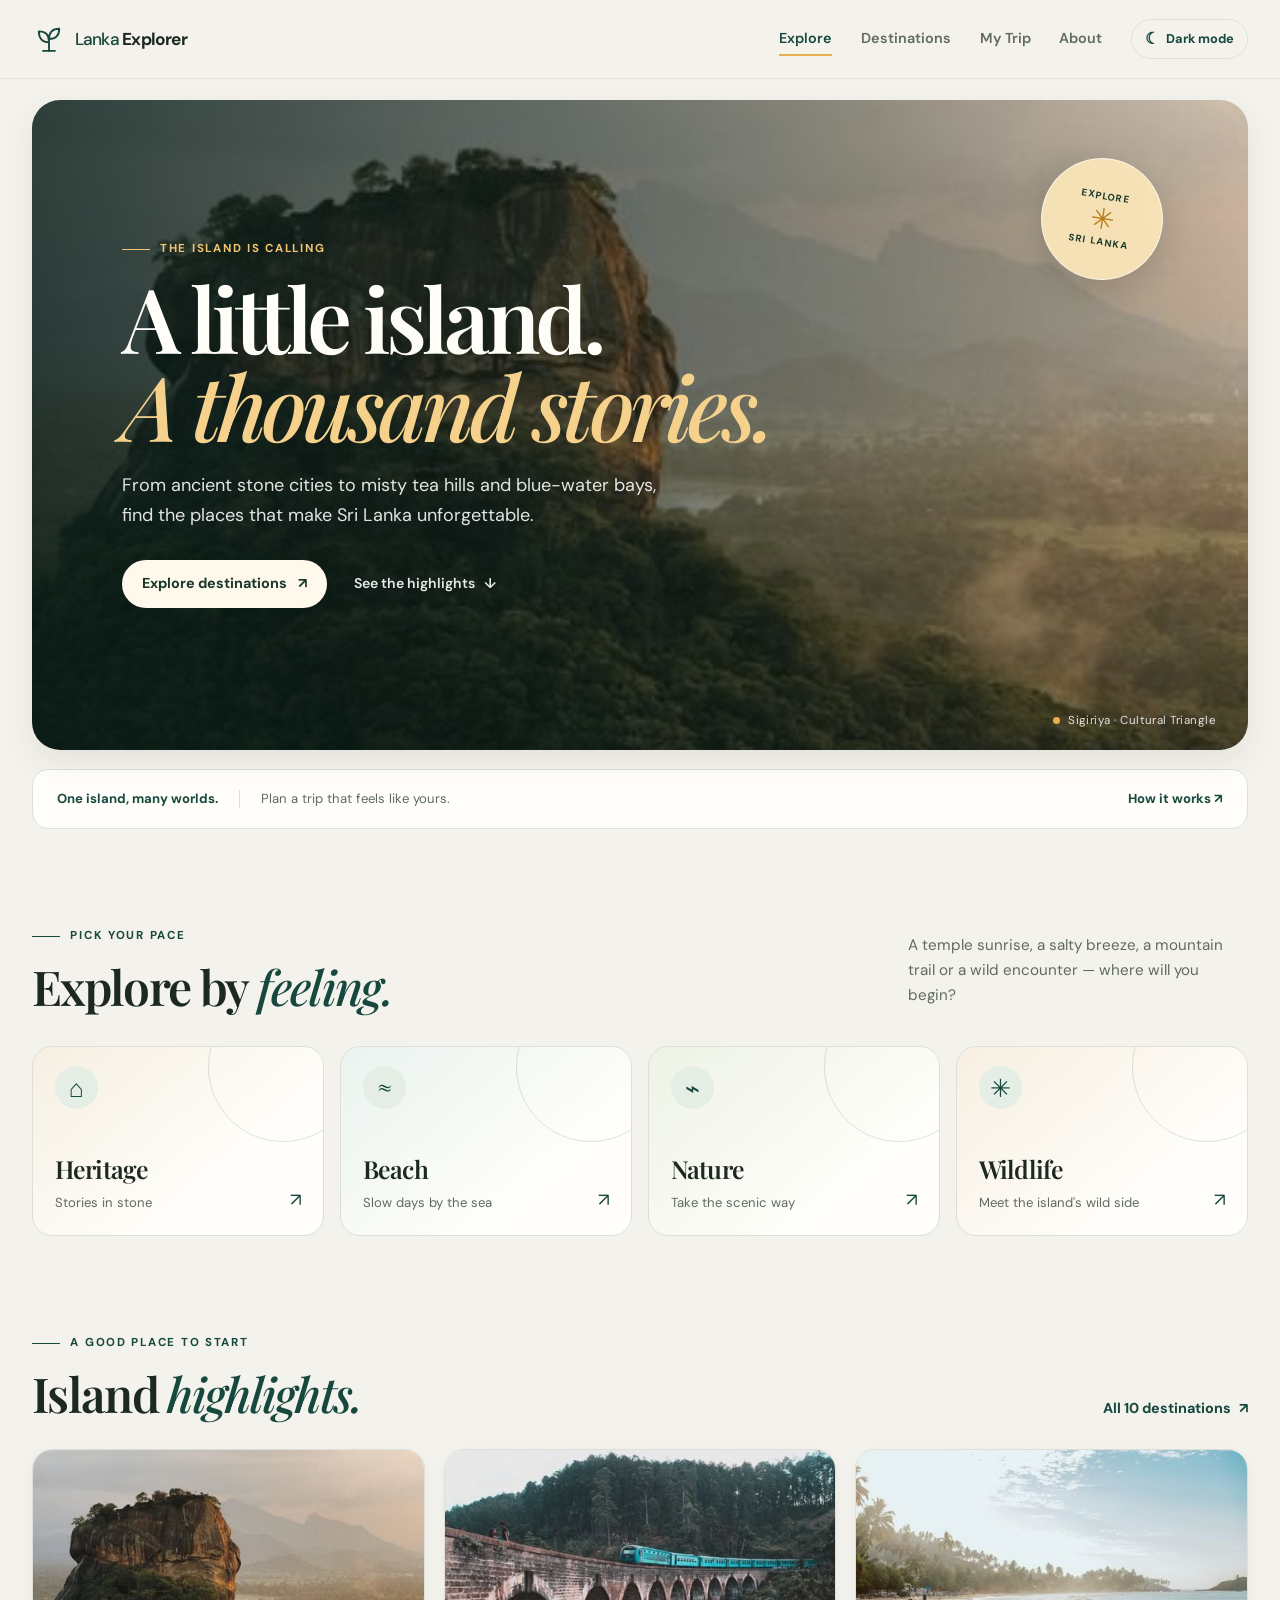
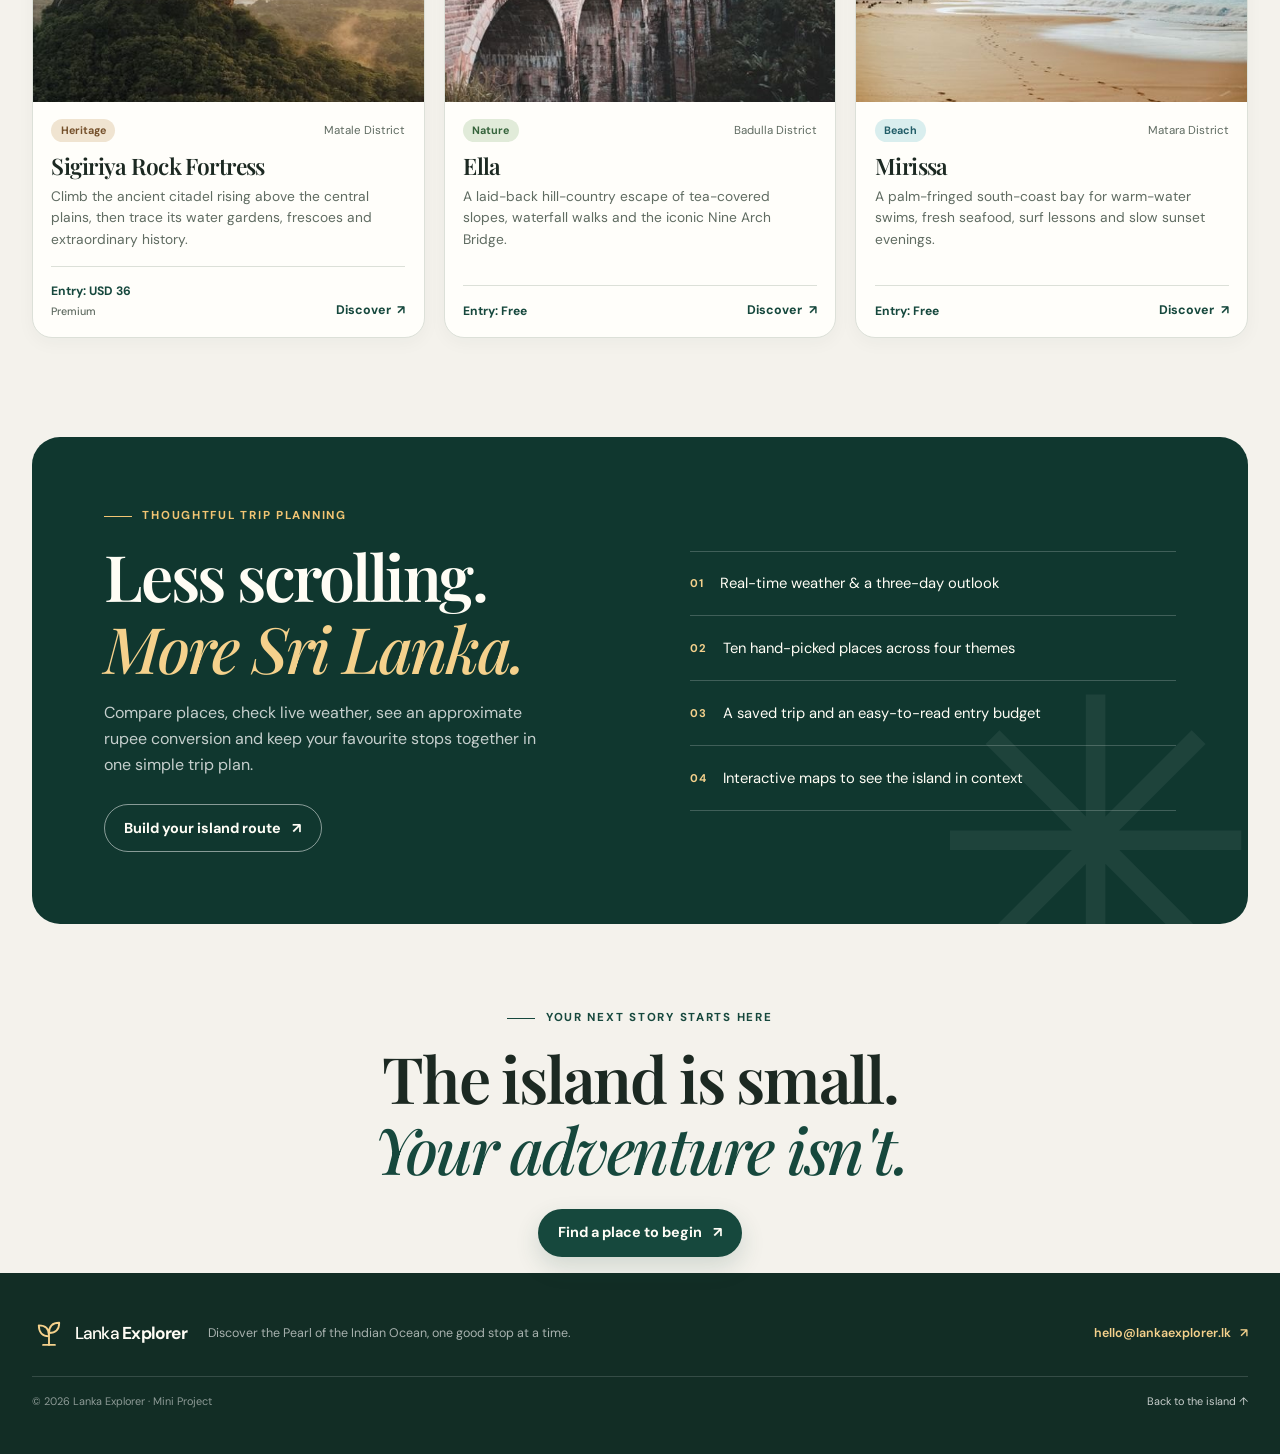
<file: index.html>
<!doctype html>
<html lang="en">
<head>
  <meta charset="utf-8">
  <meta name="viewport" content="width=device-width, initial-scale=1">
  <meta name="theme-color" content="#123b32">
  <link rel="icon" type="image/svg+xml" href="images/favicon.svg">
  <meta name="description" content="Discover Sri Lanka's ancient cities, wild places, green highlands and golden beaches with Lanka Explorer.">
  <title>Lanka Explorer — Find your island story</title>
  <link rel="preconnect" href="https://fonts.googleapis.com">
  <link rel="preconnect" href="https://fonts.gstatic.com" crossorigin>
  <link href="https://fonts.googleapis.com/css2?family=DM+Sans:wght@400;500;600;700&family=Playfair+Display:wght@500;600;700&display=swap" rel="stylesheet">
  <link rel="stylesheet" href="css/style.css">
</head>
<body>
  <a class="skip-link" href="#main">Skip to content</a>
  <header class="site-header">
    <div class="nav-shell">
      <a class="brand" href="index.html" aria-label="Lanka Explorer home">
        <svg class="brand-mark" viewBox="0 0 40 40" aria-hidden="true"><path d="M20 34V17m0 7c-8 0-12-5-12-13 8 0 12 4 12 12Zm0-4c0-8 4-12 12-12 0 8-4 12-12 12Z" fill="none" stroke="currentColor" stroke-width="2.2" stroke-linecap="round" stroke-linejoin="round"/><path d="M13 34h14" fill="none" stroke="currentColor" stroke-width="2.2" stroke-linecap="round"/></svg>
        <span>Lanka <strong>Explorer</strong></span>
      </a>
      <button class="menu-toggle" type="button" aria-label="Open navigation menu" aria-controls="primary-navigation" aria-expanded="false">
        <span class="menu-icon" aria-hidden="true">☰</span>
      </button>
      <nav id="primary-navigation" class="primary-navigation" aria-label="Main navigation">
        <ul>
          <li><a class="nav-link active" href="index.html" aria-current="page">Explore</a></li>
          <li><a class="nav-link" href="destinations.html">Destinations</a></li>
          <li><a class="nav-link trip-nav-link" href="trip.html">My Trip<span class="trip-count" aria-label="saved places"></span></a></li>
          <li><a class="nav-link" href="about.html">About</a></li>
          <li><button class="theme-toggle" type="button" aria-label="Switch to dark mode"><span class="theme-icon" aria-hidden="true">☾</span><span class="theme-label">Dark mode</span></button></li>
        </ul>
      </nav>
    </div>
  </header>

  <main id="main" class="page-shell">
    <section id="hero" class="hero" aria-labelledby="hero-title">
      <div class="hero-content">
        <p class="eyebrow eyebrow-light"><span class="eyebrow-line"></span> The island is calling</p>
        <h1 id="hero-title">A little island.<br><em>A thousand stories.</em></h1>
        <p class="hero-copy">From ancient stone cities to misty tea hills and blue-water bays, find the places that make Sri Lanka unforgettable.</p>
        <div class="hero-actions">
          <a class="button button-light" href="destinations.html">Explore destinations <span aria-hidden="true">↗</span></a>
          <a class="hero-text-link" href="#featured">See the highlights <span aria-hidden="true">↓</span></a>
        </div>
      </div>
      <div class="hero-stamp" aria-label="Explore Sri Lanka, the pearl of the Indian Ocean">
        <span class="stamp-top">Explore</span>
        <span class="stamp-mark" aria-hidden="true">✳</span>
        <span class="stamp-bottom">Sri Lanka</span>
      </div>
      <p class="hero-caption"><span class="caption-dot"></span> Sigiriya · Cultural Triangle</p>
    </section>

    <section class="intro-strip" aria-label="About the island">
      <p>One island, many worlds.</p>
      <span class="intro-divider" aria-hidden="true"></span>
      <p>Plan a trip that feels like yours.</p>
      <a href="about.html">How it works <span aria-hidden="true">↗</span></a>
    </section>

    <section id="categories" class="section-block" aria-labelledby="categories-title">
      <div class="section-heading">
        <div>
          <p class="eyebrow"><span class="eyebrow-line"></span> Pick your pace</p>
          <h2 id="categories-title">Explore by <em>feeling.</em></h2>
        </div>
        <p class="section-note">A temple sunrise, a salty breeze, a mountain trail or a wild encounter — where will you begin?</p>
      </div>
      <div class="category-grid">
        <a class="category-card category-heritage" href="destinations.html?category=Heritage">
          <span class="category-icon" aria-hidden="true">⌂</span><span class="category-name">Heritage</span><span class="category-description">Stories in stone</span><span class="category-arrow" aria-hidden="true">↗</span>
        </a>
        <a class="category-card category-beach" href="destinations.html?category=Beach">
          <span class="category-icon" aria-hidden="true">≈</span><span class="category-name">Beach</span><span class="category-description">Slow days by the sea</span><span class="category-arrow" aria-hidden="true">↗</span>
        </a>
        <a class="category-card category-nature" href="destinations.html?category=Nature">
          <span class="category-icon" aria-hidden="true">⌁</span><span class="category-name">Nature</span><span class="category-description">Take the scenic way</span><span class="category-arrow" aria-hidden="true">↗</span>
        </a>
        <a class="category-card category-wildlife" href="destinations.html?category=Wildlife">
          <span class="category-icon" aria-hidden="true">✳</span><span class="category-name">Wildlife</span><span class="category-description">Meet the island's wild side</span><span class="category-arrow" aria-hidden="true">↗</span>
        </a>
      </div>
    </section>

    <section id="featured" class="section-block" aria-labelledby="featured-title">
      <div class="section-heading section-heading-bottom">
        <div>
          <p class="eyebrow"><span class="eyebrow-line"></span> A good place to start</p>
          <h2 id="featured-title">Island <em>highlights.</em></h2>
        </div>
        <a class="text-link" href="destinations.html">All 10 destinations <span aria-hidden="true">↗</span></a>
      </div>
      <div id="featured-list" class="destination-grid" aria-live="polite">
        <div class="loading"><span class="spinner" aria-hidden="true"></span><span>Finding your first island stories…</span></div>
      </div>
    </section>

    <section class="why-panel" aria-labelledby="why-title">
      <div class="why-copy">
        <p class="eyebrow eyebrow-light"><span class="eyebrow-line"></span> Thoughtful trip planning</p>
        <h2 id="why-title">Less scrolling.<br><em>More Sri Lanka.</em></h2>
        <p>Compare places, check live weather, see an approximate rupee conversion and keep your favourite stops together in one simple trip plan.</p>
        <a class="button button-outline-light" href="destinations.html">Build your island route <span aria-hidden="true">↗</span></a>
      </div>
      <div class="why-list" aria-label="Lanka Explorer features">
        <div><span class="why-number">01</span><span>Real-time weather &amp; a three-day outlook</span></div>
        <div><span class="why-number">02</span><span>Ten hand-picked places across four themes</span></div>
        <div><span class="why-number">03</span><span>A saved trip and an easy-to-read entry budget</span></div>
        <div><span class="why-number">04</span><span>Interactive maps to see the island in context</span></div>
      </div>
      <span class="why-decoration" aria-hidden="true">✳</span>
    </section>

    <section class="closing-cta" aria-labelledby="closing-title">
      <p class="eyebrow"><span class="eyebrow-line"></span> Your next story starts here</p>
      <h2 id="closing-title">The island is small.<br><em>Your adventure isn't.</em></h2>
      <a class="button button-dark" href="destinations.html">Find a place to begin <span aria-hidden="true">↗</span></a>
    </section>
  </main>

  <footer class="site-footer">
    <div class="footer-main">
      <a class="brand brand-footer" href="index.html">
        <svg class="brand-mark" viewBox="0 0 40 40" aria-hidden="true"><path d="M20 34V17m0 7c-8 0-12-5-12-13 8 0 12 4 12 12Zm0-4c0-8 4-12 12-12 0 8-4 12-12 12Z" fill="none" stroke="currentColor" stroke-width="2.2" stroke-linecap="round" stroke-linejoin="round"/><path d="M13 34h14" fill="none" stroke="currentColor" stroke-width="2.2" stroke-linecap="round"/></svg>
        <span>Lanka <strong>Explorer</strong></span>
      </a>
      <p>Discover the Pearl of the Indian Ocean, one good stop at a time.</p>
      <a class="footer-contact" href="mailto:hello@lankaexplorer.lk">hello@lankaexplorer.lk <span aria-hidden="true">↗</span></a>
    </div>
    <div class="footer-bottom"><span>© 2026 Lanka Explorer · Mini Project</span><a href="destinations.html">Back to the island <span aria-hidden="true">↑</span></a></div>
  </footer>
  <script src="js/app.js" defer></script>
</body>
</html>
</file>
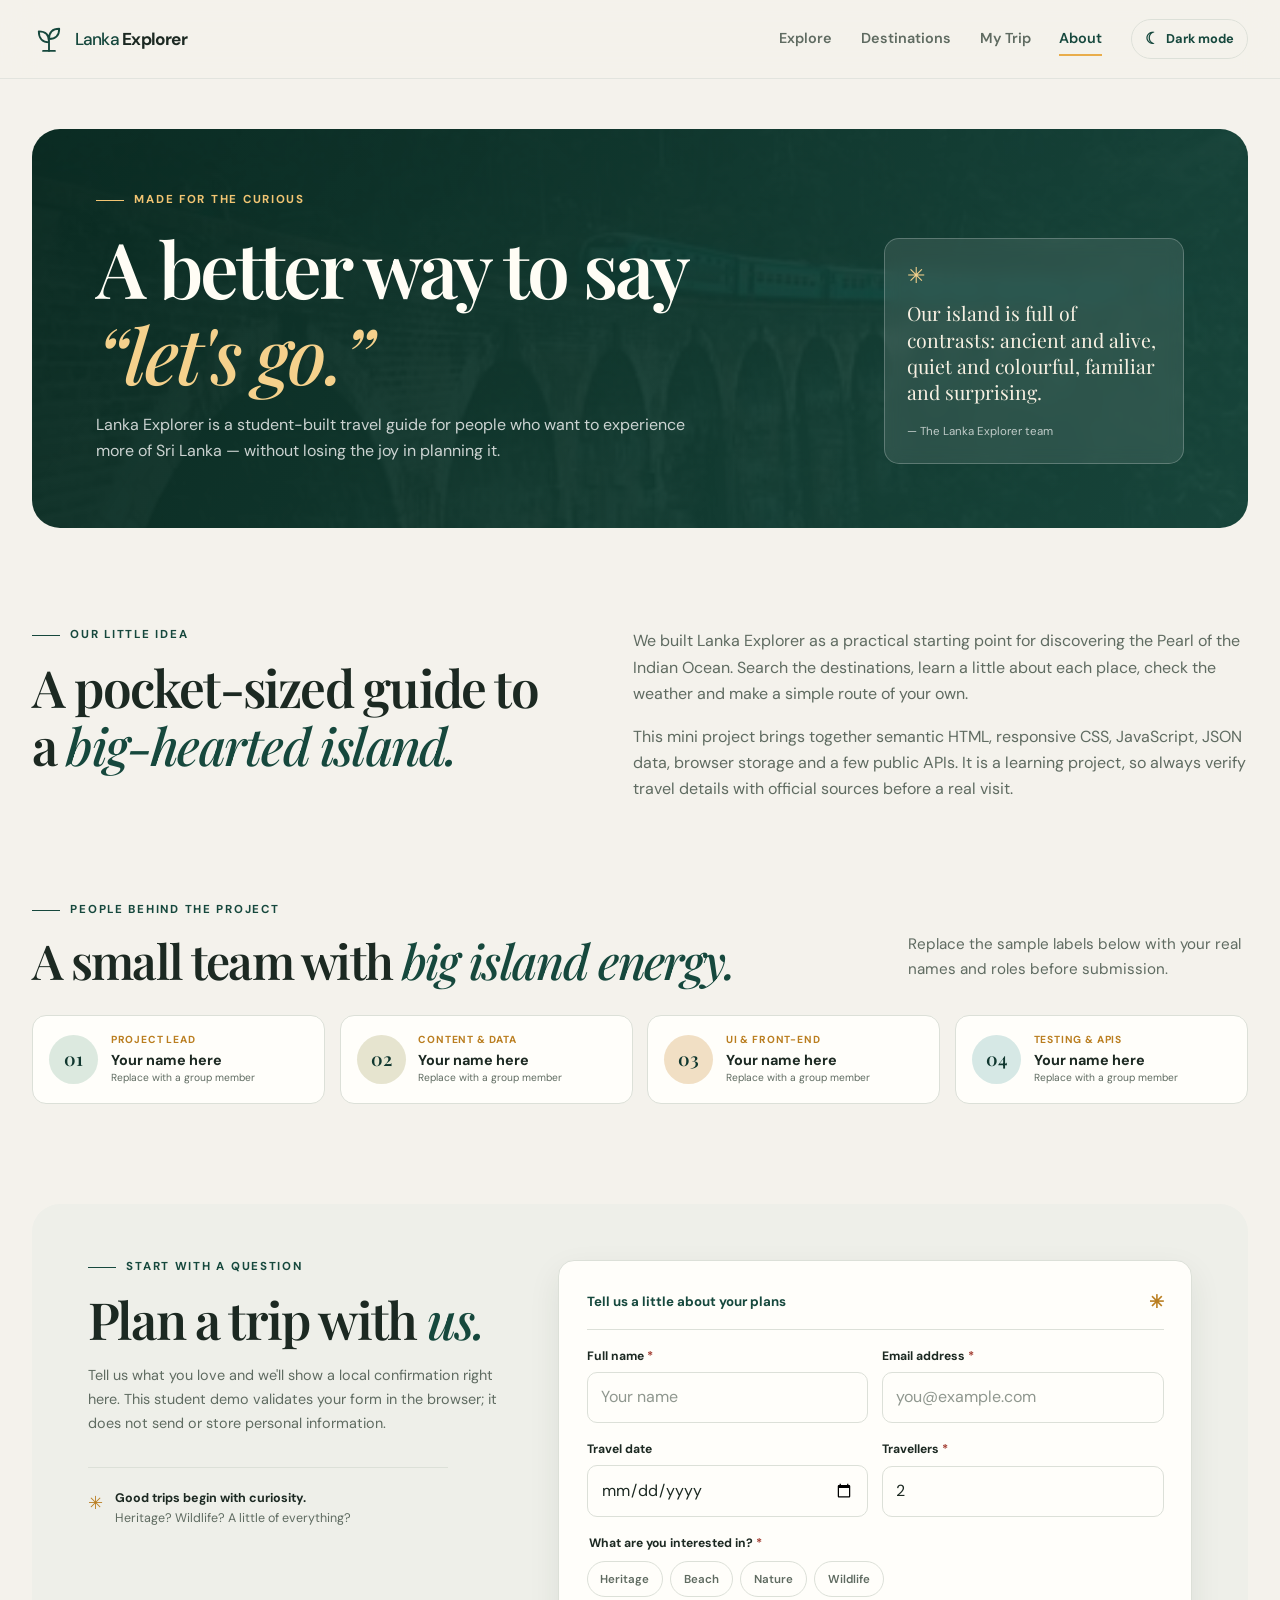
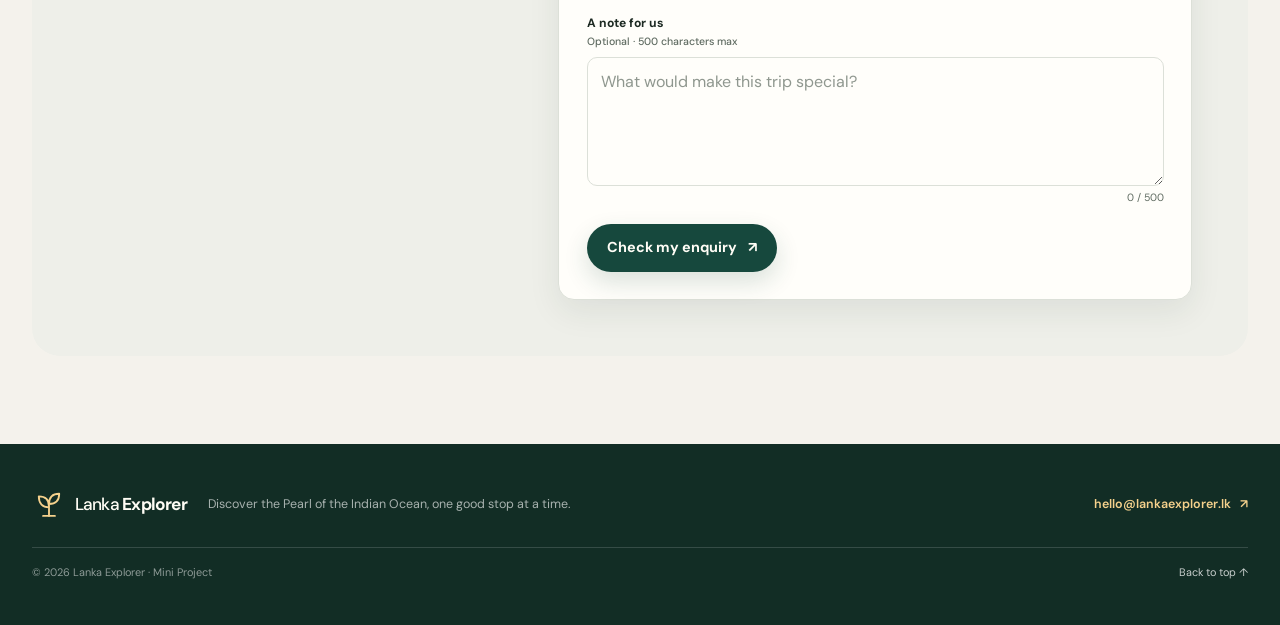
<file: about.html>
<!doctype html>
<html lang="en">
<head>
  <meta charset="utf-8">
  <meta name="viewport" content="width=device-width, initial-scale=1">
  <meta name="theme-color" content="#123b32">
  <link rel="icon" type="image/svg+xml" href="images/favicon.svg">
  <meta name="description" content="Meet the Lanka Explorer mini-project team and send a sample Sri Lanka trip enquiry.">
  <title>About — Lanka Explorer</title>
  <link rel="preconnect" href="https://fonts.googleapis.com">
  <link rel="preconnect" href="https://fonts.gstatic.com" crossorigin>
  <link href="https://fonts.googleapis.com/css2?family=DM+Sans:wght@400;500;600;700&family=Playfair+Display:wght@500;600;700&display=swap" rel="stylesheet">
  <link rel="stylesheet" href="css/style.css">
</head>
<body>
  <a class="skip-link" href="#main">Skip to content</a>
  <header class="site-header">
    <div class="nav-shell">
      <a class="brand" href="index.html" aria-label="Lanka Explorer home"><svg class="brand-mark" viewBox="0 0 40 40" aria-hidden="true"><path d="M20 34V17m0 7c-8 0-12-5-12-13 8 0 12 4 12 12Zm0-4c0-8 4-12 12-12 0 8-4 12-12 12Z" fill="none" stroke="currentColor" stroke-width="2.2" stroke-linecap="round" stroke-linejoin="round"/><path d="M13 34h14" fill="none" stroke="currentColor" stroke-width="2.2" stroke-linecap="round"/></svg><span>Lanka <strong>Explorer</strong></span></a>
      <button class="menu-toggle" type="button" aria-label="Open navigation menu" aria-controls="primary-navigation" aria-expanded="false"><span class="menu-icon" aria-hidden="true">☰</span></button>
      <nav id="primary-navigation" class="primary-navigation" aria-label="Main navigation"><ul><li><a class="nav-link" href="index.html">Explore</a></li><li><a class="nav-link" href="destinations.html">Destinations</a></li><li><a class="nav-link trip-nav-link" href="trip.html">My Trip<span class="trip-count" aria-label="saved places"></span></a></li><li><a class="nav-link active" href="about.html" aria-current="page">About</a></li><li><button class="theme-toggle" type="button" aria-label="Switch to dark mode"><span class="theme-icon" aria-hidden="true">☾</span><span class="theme-label">Dark mode</span></button></li></ul></nav>
    </div>
  </header>

  <main id="main" class="page-shell inner-page about-page">
    <section class="about-hero" aria-labelledby="page-title">
      <div class="about-hero-copy"><p class="eyebrow eyebrow-light"><span class="eyebrow-line"></span> Made for the curious</p><h1 id="page-title">A better way to say <em>“let's go.”</em></h1><p>Lanka Explorer is a student-built travel guide for people who want to experience more of Sri Lanka — without losing the joy in planning it.</p></div>
      <div class="about-hero-note"><span class="note-star" aria-hidden="true">✳</span><p>Our island is full of contrasts: ancient and alive, quiet and colourful, familiar and surprising.</p><span class="note-signature">— The Lanka Explorer team</span></div>
    </section>

    <section class="about-story section-block" aria-labelledby="story-title">
      <div><p class="eyebrow"><span class="eyebrow-line"></span> Our little idea</p><h2 id="story-title">A pocket-sized guide to a <em>big-hearted island.</em></h2></div>
      <div class="story-copy"><p>We built Lanka Explorer as a practical starting point for discovering the Pearl of the Indian Ocean. Search the destinations, learn a little about each place, check the weather and make a simple route of your own.</p><p>This mini project brings together semantic HTML, responsive CSS, JavaScript, JSON data, browser storage and a few public APIs. It is a learning project, so always verify travel details with official sources before a real visit.</p></div>
    </section>

    <section id="team" class="team-section section-block" aria-labelledby="team-title">
      <div class="section-heading section-heading-bottom"><div><p class="eyebrow"><span class="eyebrow-line"></span> People behind the project</p><h2 id="team-title">A small team with <em>big island energy.</em></h2></div><p class="section-note">Replace the sample labels below with your real names and roles before submission.</p></div>
      <div class="team-grid">
        <article class="team-card"><div class="team-avatar avatar-one" aria-hidden="true">01</div><div><p class="team-role">Project Lead</p><h3>Your name here</h3><p class="team-placeholder">Replace with a group member</p></div></article>
        <article class="team-card"><div class="team-avatar avatar-two" aria-hidden="true">02</div><div><p class="team-role">Content &amp; Data</p><h3>Your name here</h3><p class="team-placeholder">Replace with a group member</p></div></article>
        <article class="team-card"><div class="team-avatar avatar-three" aria-hidden="true">03</div><div><p class="team-role">UI &amp; Front-end</p><h3>Your name here</h3><p class="team-placeholder">Replace with a group member</p></div></article>
        <article class="team-card"><div class="team-avatar avatar-four" aria-hidden="true">04</div><div><p class="team-role">Testing &amp; APIs</p><h3>Your name here</h3><p class="team-placeholder">Replace with a group member</p></div></article>
      </div>
    </section>

    <section id="enquiry" class="enquiry-layout section-block" aria-labelledby="enquiry-title">
      <div class="enquiry-copy"><p class="eyebrow"><span class="eyebrow-line"></span> Start with a question</p><h2 id="enquiry-title">Plan a trip with <em>us.</em></h2><p>Tell us what you love and we'll show a local confirmation right here. This student demo validates your form in the browser; it does not send or store personal information.</p><div class="enquiry-aside"><span aria-hidden="true">✳</span><p><strong>Good trips begin with curiosity.</strong><br>Heritage? Wildlife? A little of everything?</p></div></div>
      <form id="enquiry-form" class="enquiry-form" novalidate>
        <div class="form-heading"><span>Tell us a little about your plans</span><span aria-hidden="true">✳</span></div>
        <div class="form-row">
          <div class="form-field"><label for="name">Full name <span aria-hidden="true">*</span></label><input type="text" id="name" name="name" autocomplete="name" required minlength="3" placeholder="Your name"></div>
          <div class="form-field"><label for="email">Email address <span aria-hidden="true">*</span></label><input type="email" id="email" name="email" autocomplete="email" required placeholder="you@example.com"></div>
        </div>
        <div class="form-row">
          <div class="form-field"><label for="date">Travel date</label><input type="date" id="date" name="date"></div>
          <div class="form-field"><label for="people">Travellers <span aria-hidden="true">*</span></label><input type="number" id="people" name="people" min="1" max="20" value="2" required></div>
        </div>
        <fieldset class="interest-fieldset"><legend>What are you interested in? <span aria-hidden="true">*</span></legend><div class="interest-options"><label><input type="checkbox" name="interest" value="Heritage"><span>Heritage</span></label><label><input type="checkbox" name="interest" value="Beach"><span>Beach</span></label><label><input type="checkbox" name="interest" value="Nature"><span>Nature</span></label><label><input type="checkbox" name="interest" value="Wildlife"><span>Wildlife</span></label></div></fieldset>
        <div class="form-field"><label for="message">A note for us <span class="optional-label">Optional · 500 characters max</span></label><textarea id="message" name="message" rows="4" maxlength="500" placeholder="What would make this trip special?"></textarea><span class="character-count" id="message-count">0 / 500</span></div>
        <div id="form-message" class="form-message" role="alert" aria-live="polite" tabindex="-1"></div>
        <button class="button button-dark form-submit" type="submit">Check my enquiry <span aria-hidden="true">↗</span></button>
      </form>
    </section>
  </main>

  <footer class="site-footer"><div class="footer-main"><a class="brand brand-footer" href="index.html"><svg class="brand-mark" viewBox="0 0 40 40" aria-hidden="true"><path d="M20 34V17m0 7c-8 0-12-5-12-13 8 0 12 4 12 12Zm0-4c0-8 4-12 12-12 0 8-4 12-12 12Z" fill="none" stroke="currentColor" stroke-width="2.2" stroke-linecap="round" stroke-linejoin="round"/><path d="M13 34h14" fill="none" stroke="currentColor" stroke-width="2.2" stroke-linecap="round"/></svg><span>Lanka <strong>Explorer</strong></span></a><p>Discover the Pearl of the Indian Ocean, one good stop at a time.</p><a class="footer-contact" href="mailto:hello@lankaexplorer.lk">hello@lankaexplorer.lk <span aria-hidden="true">↗</span></a></div><div class="footer-bottom"><span>© 2026 Lanka Explorer · Mini Project</span><a href="#main">Back to top <span aria-hidden="true">↑</span></a></div></footer>
  <script src="js/app.js" defer></script>
</body>
</html>
</file>
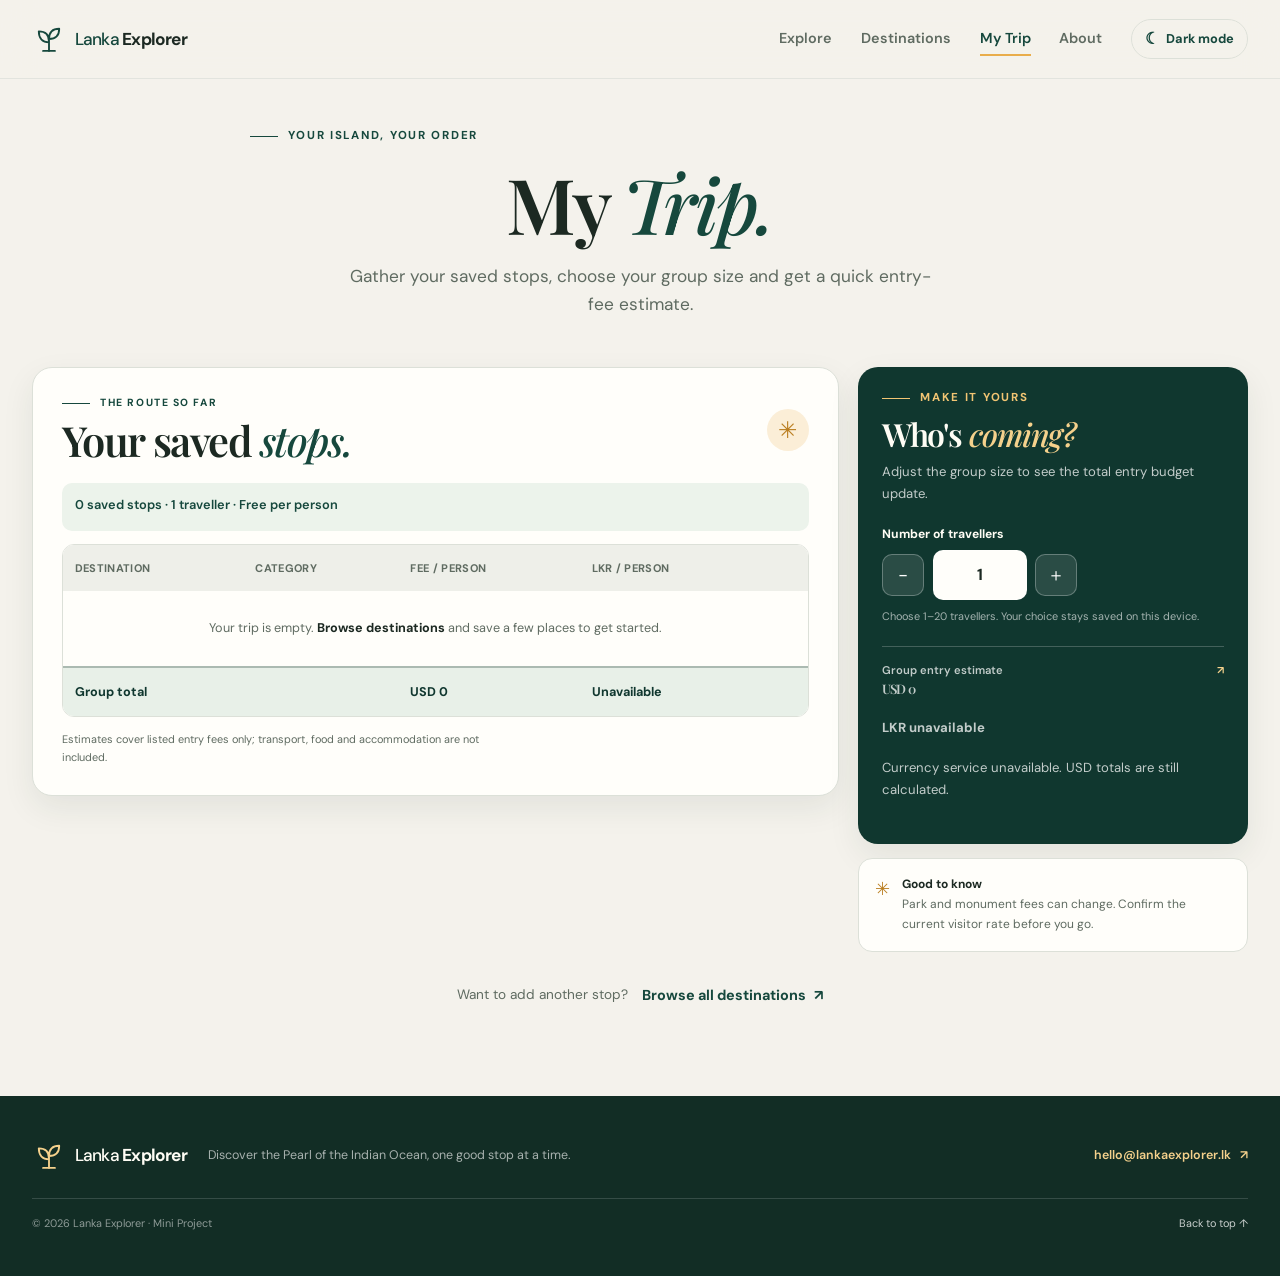
<file: trip.html>
<!doctype html>
<html lang="en">
<head>
  <meta charset="utf-8">
  <meta name="viewport" content="width=device-width, initial-scale=1">
  <meta name="theme-color" content="#123b32">
  <link rel="icon" type="image/svg+xml" href="images/favicon.svg">
  <meta name="description" content="Keep your saved Sri Lanka stops together and estimate the entry-fee budget for your group.">
  <title>My Trip — Lanka Explorer</title>
  <link rel="preconnect" href="https://fonts.googleapis.com">
  <link rel="preconnect" href="https://fonts.gstatic.com" crossorigin>
  <link href="https://fonts.googleapis.com/css2?family=DM+Sans:wght@400;500;600;700&family=Playfair+Display:wght@500;600;700&display=swap" rel="stylesheet">
  <link rel="stylesheet" href="css/style.css">
</head>
<body>
  <a class="skip-link" href="#main">Skip to content</a>
  <header class="site-header">
    <div class="nav-shell">
      <a class="brand" href="index.html" aria-label="Lanka Explorer home"><svg class="brand-mark" viewBox="0 0 40 40" aria-hidden="true"><path d="M20 34V17m0 7c-8 0-12-5-12-13 8 0 12 4 12 12Zm0-4c0-8 4-12 12-12 0 8-4 12-12 12Z" fill="none" stroke="currentColor" stroke-width="2.2" stroke-linecap="round" stroke-linejoin="round"/><path d="M13 34h14" fill="none" stroke="currentColor" stroke-width="2.2" stroke-linecap="round"/></svg><span>Lanka <strong>Explorer</strong></span></a>
      <button class="menu-toggle" type="button" aria-label="Open navigation menu" aria-controls="primary-navigation" aria-expanded="false"><span class="menu-icon" aria-hidden="true">☰</span></button>
      <nav id="primary-navigation" class="primary-navigation" aria-label="Main navigation"><ul><li><a class="nav-link" href="index.html">Explore</a></li><li><a class="nav-link" href="destinations.html">Destinations</a></li><li><a class="nav-link trip-nav-link active" href="trip.html" aria-current="page">My Trip<span class="trip-count" aria-label="saved places"></span></a></li><li><a class="nav-link" href="about.html">About</a></li><li><button class="theme-toggle" type="button" aria-label="Switch to dark mode"><span class="theme-icon" aria-hidden="true">☾</span><span class="theme-label">Dark mode</span></button></li></ul></nav>
    </div>
  </header>

  <main id="main" class="page-shell inner-page trip-page">
    <section class="page-heading page-heading-compact" aria-labelledby="page-title">
      <p class="eyebrow"><span class="eyebrow-line"></span> Your island, your order</p>
      <h1 id="page-title">My <em>Trip.</em></h1>
      <p class="page-lead">Gather your saved stops, choose your group size and get a quick entry-fee estimate.</p>
    </section>

    <div class="trip-layout">
      <section class="trip-main-panel" aria-labelledby="trip-list-title">
        <div class="trip-panel-heading"><div><p class="eyebrow"><span class="eyebrow-line"></span> The route so far</p><h2 id="trip-list-title">Your saved <em>stops.</em></h2></div><span class="trip-spark" aria-hidden="true">✳</span></div>
        <div id="trip-summary" class="trip-summary" role="status" aria-live="polite"><div class="loading"><span class="spinner" aria-hidden="true"></span><span>Putting your trip together…</span></div></div>
        <div class="table-scroll" tabindex="0" aria-label="Scrollable trip destinations table">
          <table id="trip-table">
            <thead><tr><th scope="col">Destination</th><th scope="col">Category</th><th scope="col">Fee / person</th><th scope="col">LKR / person</th><th scope="col" aria-label="Remove"></th></tr></thead>
            <tbody><tr><td colspan="5" class="no-results">Loading your saved destinations…</td></tr></tbody>
            <tfoot><tr><th scope="row" colspan="2">Group total</th><td id="total-usd">USD 0</td><td id="total-lkr">—</td><td></td></tr></tfoot>
          </table>
        </div>
        <div class="trip-table-actions"><p id="trip-note" class="table-note">Estimates cover listed entry fees only; transport, food and accommodation are not included.</p><button id="clear-trip" class="button button-danger-soft" type="button" hidden>Clear trip <span aria-hidden="true">×</span></button></div>
      </section>

      <aside class="trip-sidebar" aria-labelledby="budget-title">
        <div class="traveller-card">
          <p class="eyebrow eyebrow-light"><span class="eyebrow-line"></span> Make it yours</p>
          <h2 id="budget-title">Who's <em>coming?</em></h2>
          <p>Adjust the group size to see the total entry budget update.</p>
          <label for="travellers">Number of travellers</label>
          <div class="traveller-control"><button class="traveller-step" type="button" data-traveller-step="-1" aria-label="Remove one traveller">−</button><input type="number" id="travellers" name="travellers" min="1" max="20" value="1" inputmode="numeric"><button class="traveller-step" type="button" data-traveller-step="1" aria-label="Add one traveller">＋</button></div>
          <p class="traveller-help">Choose 1–20 travellers. Your choice stays saved on this device.</p>
          <div class="budget-divider"></div>
          <div class="budget-caption"><span>Group entry estimate</span><span aria-hidden="true">↗</span></div>
          <p id="budget-highlight" class="budget-highlight">USD 0</p>
          <p id="budget-lkr-highlight" class="budget-lkr">LKR conversion loading…</p>
          <p id="rate-note" class="rate-note">Exchange rate is fetched live and may change.</p>
        </div>
        <div class="trip-tip-card"><span aria-hidden="true">✳</span><p><strong>Good to know</strong><br>Park and monument fees can change. Confirm the current visitor rate before you go.</p></div>
      </aside>
    </div>
    <div class="trip-bottom-cta"><p>Want to add another stop?</p><a class="text-link" href="destinations.html">Browse all destinations <span aria-hidden="true">↗</span></a></div>
  </main>

  <footer class="site-footer"><div class="footer-main"><a class="brand brand-footer" href="index.html"><svg class="brand-mark" viewBox="0 0 40 40" aria-hidden="true"><path d="M20 34V17m0 7c-8 0-12-5-12-13 8 0 12 4 12 12Zm0-4c0-8 4-12 12-12 0 8-4 12-12 12Z" fill="none" stroke="currentColor" stroke-width="2.2" stroke-linecap="round" stroke-linejoin="round"/><path d="M13 34h14" fill="none" stroke="currentColor" stroke-width="2.2" stroke-linecap="round"/></svg><span>Lanka <strong>Explorer</strong></span></a><p>Discover the Pearl of the Indian Ocean, one good stop at a time.</p><a class="footer-contact" href="mailto:hello@lankaexplorer.lk">hello@lankaexplorer.lk <span aria-hidden="true">↗</span></a></div><div class="footer-bottom"><span>© 2026 Lanka Explorer · Mini Project</span><a href="#main">Back to top <span aria-hidden="true">↑</span></a></div></footer>
  <script src="js/app.js" defer></script>
</body>
</html>
</file>
<file: css/style.css>
/* ===== 1. THEME VARIABLES ===== */
:root {
  color-scheme: light;
  --page-bg: #f4f2ec;
  --surface: #fffefa;
  --surface-soft: #eeefe9;
  --surface-strong: #e4e8df;
  --text: #1c2922;
  --muted: #5f6b61;
  --brand: #16483d;
  --brand-deep: #10372f;
  --brand-soft: #dce9df;
  --accent: #e9ad4b;
  --accent-deep: #ba7e20;
  --line: #dce0d8;
  --danger: #a43f34;
  --success: #276c4a;
  --shadow-soft: 0 12px 32px rgba(31, 53, 41, 0.08);
  --shadow-card: 0 18px 38px rgba(31, 53, 41, 0.12);
  --radius-sm: 12px;
  --radius-md: 20px;
  --radius-lg: 28px;
  --max-width: 1240px;
  --font-body: "DM Sans", "Segoe UI", sans-serif;
  --font-display: "Playfair Display", Georgia, serif;
}

/* ===== 2. RESET & ACCESSIBILITY ===== */
*,
*::before,
*::after {
  box-sizing: border-box;
}

html {
  scroll-behavior: smooth;
  scroll-padding-top: 100px;
}

body {
  min-width: 320px;
  margin: 0;
  color: var(--text);
  background: var(--page-bg);
  font-family: var(--font-body);
  font-size: 16px;
  line-height: 1.65;
  transition: background-color 220ms ease, color 220ms ease;
}

img,
svg {
  display: block;
  max-width: 100%;
}

button,
input,
select,
textarea {
  font: inherit;
}

button,
a {
  -webkit-tap-highlight-color: transparent;
}

button {
  color: inherit;
}

a {
  color: inherit;
}

p,
h1,
h2,
h3,
figure {
  margin-top: 0;
}

h1,
h2,
h3 {
  color: var(--text);
  line-height: 1.12;
}

h1,
h2 {
  font-family: var(--font-display);
  font-weight: 600;
  letter-spacing: -0.035em;
}

h1 em,
h2 em {
  color: var(--brand);
  font-weight: 500;
}

:focus-visible {
  outline: 3px solid var(--accent-deep);
  outline-offset: 3px;
}

::selection {
  color: #132b23;
  background: #f2cb84;
}

.skip-link {
  position: fixed;
  top: 10px;
  left: 10px;
  z-index: 1200;
  padding: 0.65rem 1rem;
  color: white;
  background: var(--brand-deep);
  border-radius: 8px;
  transform: translateY(-150%);
  transition: transform 160ms ease;
}

.skip-link:focus {
  transform: translateY(0);
}

.visually-hidden {
  position: absolute;
  width: 1px;
  height: 1px;
  padding: 0;
  margin: -1px;
  overflow: hidden;
  clip: rect(0, 0, 0, 0);
  white-space: nowrap;
  border: 0;
}

/* ===== 3. SHARED LAYOUT & TYPE ===== */
.page-shell {
  width: min(var(--max-width), calc(100% - 64px));
  margin-inline: auto;
}

.inner-page {
  padding-top: 3.1rem;
  padding-bottom: 5.5rem;
}

.section-block {
  margin-top: 6.25rem;
}

.eyebrow {
  display: flex;
  align-items: center;
  gap: 0.65rem;
  margin-bottom: 1rem;
  color: var(--brand);
  font-size: 0.72rem;
  font-weight: 700;
  letter-spacing: 0.15em;
  line-height: 1.3;
  text-transform: uppercase;
}

.eyebrow-line {
  width: 28px;
  height: 1px;
  flex: 0 0 auto;
  background: currentColor;
}

.eyebrow-light {
  color: #f2c573;
}

.page-heading {
  max-width: 780px;
  margin: 0 auto 2.8rem;
  text-align: center;
}

.page-heading h1 {
  margin-bottom: 1rem;
  font-size: clamp(2.8rem, 6vw, 4.8rem);
}

.page-heading h1 em {
  color: var(--brand);
}

.page-lead {
  max-width: 600px;
  margin: 0 auto;
  color: var(--muted);
  font-size: 1.08rem;
}

.page-heading-compact {
  margin-bottom: 3rem;
}

.section-heading {
  display: flex;
  align-items: end;
  justify-content: space-between;
  gap: 2rem;
  margin-bottom: 2rem;
}

.section-heading h2,
.panel-heading h2,
.trip-panel-heading h2 {
  margin-bottom: 0;
  font-size: clamp(2rem, 4vw, 3rem);
}

.section-note {
  max-width: 340px;
  margin: 0 0 0.35rem;
  color: var(--muted);
  font-size: 0.95rem;
}

.section-heading-bottom {
  margin-bottom: 1.75rem;
}

/* ===== 4. HEADER & NAVIGATION ===== */
.site-header {
  position: sticky;
  z-index: 1000;
  top: 0;
  width: 100%;
  background: color-mix(in srgb, var(--page-bg) 90%, transparent);
  border-bottom: 1px solid color-mix(in srgb, var(--line) 72%, transparent);
  backdrop-filter: blur(16px);
}

.nav-shell {
  display: flex;
  align-items: center;
  justify-content: space-between;
  width: min(var(--max-width), calc(100% - 64px));
  min-height: 78px;
  margin-inline: auto;
}

.brand {
  display: inline-flex;
  align-items: center;
  gap: 0.55rem;
  color: var(--brand);
  font-size: 1.08rem;
  font-weight: 500;
  letter-spacing: -0.045em;
  text-decoration: none;
  white-space: nowrap;
}

.brand strong {
  color: var(--text);
  font-weight: 700;
}

.brand-mark {
  width: 34px;
  height: 34px;
  color: var(--brand);
}

.primary-navigation ul {
  display: flex;
  align-items: center;
  gap: 1.8rem;
  padding: 0;
  margin: 0;
  list-style: none;
}

.nav-link {
  position: relative;
  display: inline-flex;
  align-items: center;
  min-height: 44px;
  color: var(--muted);
  font-size: 0.9rem;
  font-weight: 600;
  text-decoration: none;
  transition: color 160ms ease;
}

.nav-link::after {
  position: absolute;
  right: 0;
  bottom: 5px;
  left: 0;
  height: 2px;
  background: var(--accent);
  content: "";
  transform: scaleX(0);
  transform-origin: left;
  transition: transform 180ms ease;
}

.nav-link:hover,
.nav-link.active {
  color: var(--brand);
}

.nav-link:hover::after,
.nav-link.active::after {
  transform: scaleX(1);
}

.trip-count:not(:empty) {
  display: inline-grid;
  min-width: 20px;
  height: 20px;
  place-items: center;
  margin-left: 0.4rem;
  padding-inline: 0.3rem;
  color: #14281f;
  background: var(--accent);
  border-radius: 20px;
  font-size: 0.68rem;
  font-weight: 700;
  line-height: 1;
}

.theme-toggle {
  display: inline-flex;
  align-items: center;
  gap: 0.45rem;
  min-height: 40px;
  padding: 0.45rem 0.8rem;
  color: var(--brand);
  background: transparent;
  border: 1px solid var(--line);
  border-radius: 999px;
  cursor: pointer;
  font-size: 0.8rem;
  font-weight: 700;
  transition: background-color 160ms ease, border-color 160ms ease, transform 160ms ease;
}

.theme-toggle:hover {
  background: var(--surface-soft);
  border-color: var(--brand);
  transform: translateY(-1px);
}

.theme-icon {
  font-size: 1rem;
  line-height: 1;
}

.menu-toggle {
  display: none;
  width: 44px;
  height: 44px;
  padding: 0;
  color: var(--brand);
  background: transparent;
  border: 1px solid var(--line);
  border-radius: 12px;
  cursor: pointer;
  font-size: 1.25rem;
}

/* ===== 5. BUTTONS & LINKS ===== */
.button {
  display: inline-flex;
  align-items: center;
  justify-content: center;
  gap: 0.7rem;
  min-height: 48px;
  padding: 0.7rem 1.2rem;
  border: 1px solid transparent;
  border-radius: 999px;
  cursor: pointer;
  font-size: 0.9rem;
  font-weight: 700;
  line-height: 1.2;
  text-decoration: none;
  transition: color 180ms ease, background-color 180ms ease, border-color 180ms ease, transform 180ms ease, box-shadow 180ms ease;
}

.button:hover {
  transform: translateY(-2px);
}

.button-light {
  color: #19372b;
  background: #fff9ed;
  box-shadow: 0 8px 24px rgba(16, 36, 26, 0.16);
}

.button-light:hover {
  color: #152d22;
  background: var(--accent);
}

.button-dark {
  color: #fffdf6;
  background: var(--brand);
  box-shadow: 0 10px 24px rgba(22, 72, 61, 0.16);
}

.button-dark:hover {
  color: #fff;
  background: var(--brand-deep);
  box-shadow: 0 14px 28px rgba(22, 72, 61, 0.23);
}

.button-outline-light {
  color: #fffdf6;
  background: transparent;
  border-color: rgba(255, 255, 255, 0.5);
}

.button-outline-light:hover {
  color: #182a21;
  background: #fff9ed;
  border-color: #fff9ed;
}

.button-subtle {
  min-height: 44px;
  padding: 0.6rem 0.9rem;
  color: var(--brand);
  background: var(--brand-soft);
  border-color: transparent;
  border-radius: 10px;
  font-size: 0.82rem;
}

.button-subtle:hover {
  background: var(--surface-strong);
}

.button-danger-soft {
  min-height: 38px;
  padding: 0.45rem 0.8rem;
  color: var(--danger);
  background: color-mix(in srgb, var(--danger) 10%, var(--surface));
  border-color: color-mix(in srgb, var(--danger) 18%, var(--line));
  border-radius: 9px;
  font-size: 0.78rem;
}

.button-danger-soft:hover {
  color: white;
  background: var(--danger);
}

.text-link,
.back-link {
  display: inline-flex;
  align-items: center;
  gap: 0.5rem;
  color: var(--brand);
  font-size: 0.9rem;
  font-weight: 700;
  text-decoration: none;
}

.text-link:hover,
.back-link:hover {
  color: var(--accent-deep);
}

/* ===== 6. HOME HERO ===== */
#hero.hero {
  position: relative;
  display: flex;
  align-items: center;
  min-height: clamp(480px, 58vw, 650px);
  overflow: hidden;
  padding: clamp(2.2rem, 7vw, 6.6rem);
  margin-top: 1.3rem;
  color: white;
  background-image: linear-gradient(90deg, rgba(8, 28, 22, 0.78) 0%, rgba(8, 28, 22, 0.48) 44%, rgba(8, 28, 22, 0.08) 100%), linear-gradient(0deg, rgba(9, 23, 17, 0.28), transparent 45%), url("../images/sigiriya.jpg");
  background-position: center 52%;
  background-size: cover;
  border-radius: var(--radius-lg);
  box-shadow: var(--shadow-soft);
  isolation: isolate;
}

.hero-content {
  position: relative;
  z-index: 1;
  max-width: 720px;
}

.hero h1 {
  max-width: 760px;
  margin-bottom: 1.4rem;
  color: #fffdf7;
  font-size: clamp(3.1rem, 7vw, 6.2rem);
  letter-spacing: -0.055em;
  line-height: 0.98;
}

.hero h1 em {
  color: #f5d18c;
  font-weight: 500;
}

.hero-copy {
  max-width: 540px;
  margin-bottom: 1.8rem;
  color: rgba(255, 255, 255, 0.88);
  font-size: clamp(1rem, 2vw, 1.13rem);
}

.hero-actions {
  display: flex;
  align-items: center;
  flex-wrap: wrap;
  gap: 1.1rem 1.7rem;
}

.hero-text-link {
  display: inline-flex;
  align-items: center;
  gap: 0.55rem;
  color: rgba(255, 255, 255, 0.9);
  font-size: 0.88rem;
  font-weight: 600;
  text-decoration: none;
}

.hero-text-link:hover {
  color: #f5d18c;
}

.hero-stamp {
  position: absolute;
  top: 9%;
  right: 7%;
  display: grid;
  width: 122px;
  height: 122px;
  place-content: center;
  color: #17372a;
  background: rgba(249, 229, 184, 0.95);
  border: 1px solid rgba(255, 255, 255, 0.66);
  border-radius: 50%;
  text-align: center;
  transform: rotate(9deg);
  box-shadow: 0 10px 30px rgba(12, 23, 16, 0.15);
}

.stamp-top,
.stamp-bottom {
  font-size: 0.6rem;
  font-weight: 700;
  letter-spacing: 0.13em;
  text-transform: uppercase;
}

.stamp-mark {
  color: var(--accent-deep);
  font-size: 1.8rem;
  line-height: 1.05;
}

.hero-caption {
  position: absolute;
  right: 2rem;
  bottom: 1.25rem;
  display: flex;
  align-items: center;
  gap: 0.5rem;
  margin: 0;
  color: rgba(255, 255, 255, 0.86);
  font-size: 0.72rem;
  letter-spacing: 0.04em;
}

.caption-dot,
.live-pill span {
  width: 7px;
  height: 7px;
  background: var(--accent);
  border-radius: 50%;
}

.intro-strip {
  display: flex;
  align-items: center;
  justify-content: center;
  flex-wrap: wrap;
  gap: 0.6rem 1.3rem;
  padding: 1.15rem 1.5rem;
  margin: 1.2rem 0 0;
  color: var(--muted);
  background: var(--surface);
  border: 1px solid var(--line);
  border-radius: 16px;
  font-size: 0.82rem;
}

.intro-strip p {
  margin: 0;
}

.intro-strip p:first-child {
  color: var(--brand);
  font-weight: 700;
}

.intro-divider {
  width: 1px;
  height: 18px;
  background: var(--line);
}

.intro-strip a {
  margin-left: auto;
  color: var(--brand);
  font-weight: 700;
  text-decoration: none;
}

/* ===== 7. CATEGORY CARDS ===== */
.category-grid {
  display: grid;
  grid-template-columns: repeat(4, minmax(0, 1fr));
  gap: 1rem;
}

.category-card {
  position: relative;
  display: flex;
  min-height: 190px;
  flex-direction: column;
  justify-content: flex-end;
  overflow: hidden;
  padding: 1.35rem;
  color: var(--text);
  background: var(--surface);
  border: 1px solid var(--line);
  border-radius: var(--radius-md);
  text-decoration: none;
  transition: transform 180ms ease, box-shadow 180ms ease, border-color 180ms ease;
}

.category-card::before {
  position: absolute;
  top: -55px;
  right: -35px;
  width: 150px;
  height: 150px;
  border: 1px solid currentColor;
  border-radius: 50%;
  content: "";
  opacity: 0.13;
}

.category-card:hover {
  border-color: var(--brand);
  box-shadow: var(--shadow-soft);
  transform: translateY(-5px);
}

.category-icon {
  position: absolute;
  top: 1.2rem;
  left: 1.35rem;
  display: grid;
  width: 43px;
  height: 43px;
  place-items: center;
  color: var(--brand);
  background: color-mix(in srgb, var(--brand-soft) 78%, var(--surface));
  border-radius: 50%;
  font-family: var(--font-display);
  font-size: 1.55rem;
}

.category-name {
  margin-top: 2.1rem;
  font-family: var(--font-display);
  font-size: 1.55rem;
  font-weight: 600;
  letter-spacing: -0.03em;
}

.category-description {
  margin-top: 0.15rem;
  color: var(--muted);
  font-size: 0.82rem;
}

.category-arrow {
  position: absolute;
  right: 1.3rem;
  bottom: 1.25rem;
  color: var(--brand);
  font-size: 1.15rem;
  transition: transform 160ms ease;
}

.category-card:hover .category-arrow {
  transform: translate(3px, -3px);
}

.category-heritage { background-image: linear-gradient(140deg, color-mix(in srgb, #e8d8bc 38%, var(--surface)), var(--surface) 68%); }
.category-beach { background-image: linear-gradient(140deg, color-mix(in srgb, #d8e9e6 52%, var(--surface)), var(--surface) 72%); }
.category-nature { background-image: linear-gradient(140deg, color-mix(in srgb, #dce7d1 50%, var(--surface)), var(--surface) 72%); }
.category-wildlife { background-image: linear-gradient(140deg, color-mix(in srgb, #efdfc7 48%, var(--surface)), var(--surface) 72%); }

/* ===== 8. DESTINATION CARD GRIDS ===== */
.destination-grid {
  display: grid;
  grid-template-columns: repeat(3, minmax(0, 1fr));
  gap: 1.2rem;
}

.destination-card {
  display: flex;
  min-width: 0;
  flex-direction: column;
  overflow: hidden;
  background: var(--surface);
  border: 1px solid var(--line);
  border-radius: var(--radius-md);
  box-shadow: 0 5px 18px rgba(29, 52, 39, 0.04);
  transition: transform 220ms ease, box-shadow 220ms ease, border-color 220ms ease;
}

.card-image-link {
  position: relative;
  display: block;
  overflow: hidden;
  aspect-ratio: 1.55 / 1;
  background: var(--surface-strong);
}

.card-image-link img {
  width: 100%;
  height: 100%;
  object-fit: cover;
  transition: transform 480ms cubic-bezier(0.2, 0.75, 0.25, 1);
}

.destination-card-body {
  display: flex;
  flex: 1;
  flex-direction: column;
  padding: 1.05rem 1.15rem 1rem;
}

.card-topline {
  display: flex;
  align-items: center;
  justify-content: space-between;
  gap: 0.5rem;
  margin-bottom: 0.7rem;
}

.badge {
  display: inline-flex;
  align-items: center;
  width: fit-content;
  min-height: 23px;
  padding: 0.14rem 0.58rem;
  color: var(--brand-deep);
  background: var(--brand-soft);
  border-radius: 999px;
  font-size: 0.67rem;
  font-weight: 700;
  line-height: 1.2;
}

.badge-beach { color: #205c67; background: #d9eeee; }
.badge-nature { color: #35633b; background: #e1ebd9; }
.badge-wildlife { color: #85521a; background: #f4e5c8; }
.badge-heritage { color: #75512c; background: #f0e4d1; }

.card-area {
  color: var(--muted);
  font-size: 0.72rem;
  text-align: right;
}

.destination-card h3 {
  margin: 0 0 0.48rem;
  font-family: var(--font-display);
  font-size: 1.42rem;
  font-weight: 600;
  letter-spacing: -0.025em;
}

.destination-card h3 a {
  text-decoration: none;
}

.destination-card h3 a:hover {
  color: var(--brand);
}

.card-description {
  display: -webkit-box;
  overflow: hidden;
  margin: 0 0 1rem;
  color: var(--muted);
  font-size: 0.86rem;
  line-height: 1.55;
  -webkit-box-orient: vertical;
  -webkit-line-clamp: 3;
}

.card-bottom {
  display: flex;
  align-items: end;
  justify-content: space-between;
  gap: 0.6rem;
  margin-top: auto;
  padding-top: 0.9rem;
  border-top: 1px solid var(--line);
}

.fee-label {
  margin: 0;
  color: var(--brand);
  font-size: 0.76rem;
  font-weight: 700;
}

.card-price-band {
  display: block;
  margin-top: 0.13rem;
  color: var(--muted);
  font-size: 0.67rem;
  font-weight: 500;
}

.card-link {
  display: inline-flex;
  flex: 0 0 auto;
  align-items: center;
  gap: 0.4rem;
  color: var(--brand);
  font-size: 0.78rem;
  font-weight: 700;
  text-decoration: none;
}

.card-link:hover span {
  transform: translate(2px, -2px);
}

.card-link span {
  display: inline-block;
  transition: transform 150ms ease;
}

/* ===== 9. HOME FEATURE & WHY PANEL ===== */
.loading {
  display: flex;
  align-items: center;
  justify-content: center;
  gap: 0.8rem;
  min-height: 110px;
  grid-column: 1 / -1;
  padding: 1.2rem;
  color: var(--muted);
  font-size: 0.9rem;
}

.spinner {
  width: 22px;
  height: 22px;
  flex: 0 0 auto;
  border: 2px solid var(--line);
  border-top-color: var(--brand);
  border-radius: 50%;
  animation: spin 850ms linear infinite;
}

@keyframes spin {
  to { transform: rotate(360deg); }
}

.no-results,
.error-message {
  grid-column: 1 / -1;
  padding: 1.4rem;
  margin: 0;
  color: var(--muted);
  background: var(--surface);
  border: 1px dashed var(--line);
  border-radius: var(--radius-sm);
  text-align: center;
}

.error-message {
  color: var(--danger);
  background: color-mix(in srgb, var(--danger) 6%, var(--surface));
  border-color: color-mix(in srgb, var(--danger) 24%, var(--line));
}

.why-panel {
  position: relative;
  display: grid;
  grid-template-columns: 1.05fr 0.95fr;
  gap: 3rem;
  overflow: hidden;
  padding: clamp(2rem, 6vw, 4.5rem);
  margin-top: 6.2rem;
  color: #fffdf5;
  background: var(--brand-deep);
  border-radius: var(--radius-lg);
  isolation: isolate;
}

.why-copy,
.why-list {
  position: relative;
  z-index: 1;
}

.why-copy h2 {
  margin-bottom: 1rem;
  color: #fffdf5;
  font-size: clamp(2.4rem, 5vw, 4rem);
}

.why-copy h2 em {
  color: #f5d18c;
}

.why-copy > p:not(.eyebrow) {
  max-width: 440px;
  margin-bottom: 1.6rem;
  color: rgba(255, 255, 255, 0.76);
}

.why-list {
  align-self: center;
}

.why-list > div {
  display: flex;
  align-items: center;
  gap: 1rem;
  min-height: 65px;
  padding: 0.9rem 0;
  border-bottom: 1px solid rgba(255, 255, 255, 0.2);
  font-size: 0.92rem;
}

.why-list > div:first-child {
  border-top: 1px solid rgba(255, 255, 255, 0.2);
}

.why-number {
  color: #f5d18c;
  font-size: 0.7rem;
  font-weight: 700;
  letter-spacing: 0.12em;
}

.why-decoration {
  position: absolute;
  right: -15px;
  bottom: -126px;
  z-index: 0;
  color: rgba(255, 255, 255, 0.06);
  font-size: 25rem;
  line-height: 1;
}

.closing-cta {
  padding: 5.4rem 1rem 1rem;
  text-align: center;
}

.closing-cta .eyebrow {
  justify-content: center;
}

.closing-cta h2 {
  margin-bottom: 1.5rem;
  font-size: clamp(2.4rem, 5vw, 4rem);
}

/* ===== 10. DESTINATIONS SEARCH & FILTERS ===== */
.filter-panel {
  display: grid;
  grid-template-columns: minmax(220px, 1.6fr) minmax(150px, 0.8fr) minmax(165px, 0.8fr) auto;
  align-items: end;
  gap: 0.9rem;
  padding: 1.1rem;
  margin-bottom: 1rem;
  background: var(--surface);
  border: 1px solid var(--line);
  border-radius: var(--radius-md);
  box-shadow: var(--shadow-soft);
}

.filter-field,
.form-field {
  display: grid;
  min-width: 0;
  gap: 0.4rem;
}

.filter-field label,
.form-field label,
.trip-sidebar label {
  color: var(--text);
  font-size: 0.76rem;
  font-weight: 700;
}

.filter-field input,
.filter-field select,
.form-field input,
.form-field textarea,
.trip-sidebar input[type="number"] {
  width: 100%;
  min-width: 0;
  min-height: 46px;
  padding: 0.68rem 0.82rem;
  color: var(--text);
  background: var(--surface);
  border: 1px solid var(--line);
  border-radius: 10px;
  outline: none;
  transition: border-color 150ms ease, box-shadow 150ms ease;
}

.filter-field input:focus,
.filter-field select:focus,
.form-field input:focus,
.form-field textarea:focus,
.trip-sidebar input[type="number"]:focus {
  border-color: var(--brand);
  box-shadow: 0 0 0 3px color-mix(in srgb, var(--brand) 13%, transparent);
}

.filter-field input::placeholder,
.form-field input::placeholder,
.form-field textarea::placeholder {
  color: color-mix(in srgb, var(--muted) 70%, transparent);
}

.input-with-icon {
  position: relative;
}

.input-with-icon > span {
  position: absolute;
  top: 50%;
  left: 0.8rem;
  color: var(--muted);
  font-size: 1.35rem;
  line-height: 1;
  transform: translateY(-54%);
}

.input-with-icon input {
  padding-left: 2.35rem;
}

.results-bar {
  display: flex;
  align-items: center;
  justify-content: space-between;
  gap: 1rem;
  padding: 0.3rem 0.15rem 1rem;
}

.results-bar p {
  margin: 0;
  color: var(--brand);
  font-size: 0.82rem;
  font-weight: 700;
}

.results-tip {
  color: var(--muted);
  font-size: 0.75rem;
}

/* ===== 11. MAPS ===== */
.map-section {
  margin-top: 5.2rem;
}

.map-frame {
  position: relative;
  z-index: 0;
  width: 100%;
  min-height: 370px;
  overflow: hidden;
  background: var(--surface-soft);
  border: 1px solid var(--line);
  border-radius: var(--radius-md);
  box-shadow: var(--shadow-soft);
}

#all-map {
  height: 490px;
}

#map {
  height: 320px;
  min-height: 320px;
}

.map-attribution-note,
.data-source {
  margin: 0.55rem 0 0;
  color: var(--muted);
  font-size: 0.68rem;
}

.leaflet-container {
  font-family: var(--font-body);
  color: #1c2922;
}

.leaflet-popup-content-wrapper,
.leaflet-popup-tip {
  background: #fffefa;
}

.leaflet-popup-content a {
  color: #16483d;
  font-weight: 700;
}

/* ===== 12. DESTINATION DETAILS ===== */
.back-link {
  margin-bottom: 1.4rem;
  font-size: 0.82rem;
}

.destination-detail {
  min-height: 790px;
  overflow: hidden;
  margin-bottom: 1.4rem;
  background: var(--surface);
  border: 1px solid var(--line);
  border-radius: var(--radius-lg);
  box-shadow: var(--shadow-soft);
}

.destination-detail.not-found {
  min-height: 0;
}

.detail-image-wrap {
  position: relative;
  height: clamp(260px, 43vw, 500px);
  overflow: hidden;
  background: var(--surface-soft);
}

.detail-hero-image {
  width: 100%;
  height: 100%;
  object-fit: cover;
}

.detail-image-shade {
  position: absolute;
  inset: 0;
  background: linear-gradient(0deg, rgba(6, 21, 15, 0.7), transparent 62%);
}

.detail-image-caption {
  position: absolute;
  bottom: clamp(1.2rem, 4vw, 2.3rem);
  left: clamp(1.2rem, 5vw, 3.4rem);
  color: #fff;
}

.detail-image-caption .badge {
  margin-bottom: 0.65rem;
}

.detail-image-caption h1 {
  margin: 0 0 0.4rem;
  color: white;
  font-size: clamp(2.3rem, 6vw, 4.8rem);
}

.detail-image-caption p {
  margin: 0;
  color: rgba(255, 255, 255, 0.86);
  font-size: 0.9rem;
}

.detail-content {
  display: grid;
  grid-template-columns: minmax(0, 1.35fr) minmax(245px, 0.65fr);
  gap: 2.2rem;
  padding: clamp(1.3rem, 4vw, 2.5rem);
}

.detail-story {
  max-width: 730px;
}

.detail-story p {
  margin-bottom: 1rem;
  color: var(--muted);
}

.detail-story .detail-description {
  color: var(--text);
  font-size: 1.03rem;
}

.detail-small-heading {
  margin: 1.5rem 0 0.75rem;
  color: var(--brand);
  font-family: var(--font-body);
  font-size: 0.75rem;
  font-weight: 700;
  letter-spacing: 0.12em;
  text-transform: uppercase;
}

.detail-facts {
  display: grid;
  grid-template-columns: repeat(3, minmax(0, 1fr));
  gap: 0.7rem;
  padding: 0;
  margin: 0;
  list-style: none;
}

.detail-facts li {
  padding: 0.8rem 0.85rem;
  background: var(--surface-soft);
  border-radius: 11px;
}

.fact-label {
  display: block;
  margin-bottom: 0.25rem;
  color: var(--muted);
  font-size: 0.67rem;
  font-weight: 600;
  letter-spacing: 0.02em;
  text-transform: uppercase;
}

.fact-value {
  display: block;
  color: var(--text);
  font-size: 0.86rem;
  font-weight: 700;
}

#fee-lkr {
  display: inline;
  color: var(--brand);
  font-size: 0.76rem;
  font-weight: 600;
}

.detail-side-note {
  align-self: start;
  padding: 1.3rem;
  background: color-mix(in srgb, var(--brand-soft) 58%, var(--surface));
  border: 1px solid color-mix(in srgb, var(--brand-soft) 80%, var(--line));
  border-radius: var(--radius-sm);
}

.detail-side-note .side-note-icon {
  color: var(--accent-deep);
  font-size: 1.45rem;
}

.detail-side-note p {
  margin: 0.5rem 0 0;
  color: var(--muted);
  font-size: 0.82rem;
}

.detail-actions {
  display: flex;
  align-items: center;
  flex-wrap: wrap;
  gap: 0.85rem;
  margin-bottom: 3.2rem;
}

#add-to-trip[hidden] {
  display: none;
}

#add-to-trip.is-added {
  color: #fff;
  background: #357451;
}

.inline-feedback {
  color: var(--success);
  font-size: 0.82rem;
  font-weight: 600;
}

.detail-data-grid {
  display: grid;
  grid-template-columns: 1fr 1fr;
  align-items: start;
  gap: 1.2rem;
}

.detail-panel {
  min-width: 0;
  padding: clamp(1.1rem, 2.8vw, 1.65rem);
  background: var(--surface);
  border: 1px solid var(--line);
  border-radius: var(--radius-md);
  box-shadow: var(--shadow-soft);
}

.panel-heading {
  display: flex;
  align-items: center;
  justify-content: space-between;
  gap: 1rem;
  margin-bottom: 1.2rem;
}

.panel-heading .eyebrow {
  margin-bottom: 0.45rem;
  font-size: 0.65rem;
}

.panel-heading h2 {
  font-size: clamp(1.7rem, 3.2vw, 2.2rem);
}

.live-pill {
  display: inline-flex;
  align-items: center;
  gap: 0.45rem;
  padding: 0.35rem 0.6rem;
  color: var(--success);
  background: color-mix(in srgb, var(--success) 9%, var(--surface));
  border-radius: 999px;
  font-size: 0.68rem;
  font-weight: 700;
}

.live-pill span {
  background: #54a76d;
  box-shadow: 0 0 0 3px color-mix(in srgb, #54a76d 18%, transparent);
}

/* ===== 13. WEATHER & FORECAST ===== */
.weather-box {
  min-height: 240px;
  padding: 1rem;
  background: var(--surface-soft);
  border-radius: 14px;
}

.weather-now {
  display: flex;
  align-items: center;
  gap: 1rem;
  padding: 0.5rem 0.35rem 1rem;
}

.weather-symbol {
  display: grid;
  width: 66px;
  height: 66px;
  flex: 0 0 auto;
  place-items: center;
  color: #9c6b19;
  background: color-mix(in srgb, var(--accent) 25%, var(--surface));
  border-radius: 50%;
  font-size: 2rem;
}

.weather-reading {
  display: flex;
  align-items: baseline;
  flex-wrap: wrap;
  gap: 0 0.7rem;
}

.weather-temp {
  color: var(--brand);
  font-family: var(--font-display);
  font-size: 2.8rem;
  font-weight: 600;
  letter-spacing: -0.06em;
  line-height: 1;
}

.weather-condition {
  color: var(--text);
  font-size: 0.85rem;
  font-weight: 700;
}

.weather-meta {
  flex-basis: 100%;
  margin: 0.35rem 0 0;
  color: var(--muted);
  font-size: 0.74rem;
}

.forecast-heading {
  padding: 0.55rem 0.25rem 0;
  margin: 0;
  color: var(--muted);
  font-size: 0.68rem;
  font-weight: 700;
  letter-spacing: 0.1em;
  text-transform: uppercase;
}

.forecast-grid {
  display: grid;
  grid-template-columns: repeat(3, minmax(0, 1fr));
  gap: 0.55rem;
  margin-top: 0.65rem;
}

.forecast-day {
  padding: 0.75rem 0.6rem;
  background: var(--surface);
  border: 1px solid var(--line);
  border-radius: 11px;
  text-align: center;
}

.forecast-date {
  display: block;
  color: var(--muted);
  font-size: 0.65rem;
  font-weight: 700;
}

.forecast-icon {
  display: block;
  margin: 0.22rem 0;
  font-size: 1.2rem;
}

.forecast-condition {
  display: block;
  min-height: 2.1em;
  color: var(--text);
  font-size: 0.68rem;
  font-weight: 600;
}

.forecast-temperatures {
  display: block;
  margin-top: 0.28rem;
  color: var(--brand);
  font-size: 0.75rem;
  font-weight: 700;
}

.forecast-rain {
  display: block;
  margin-top: 0.2rem;
  color: var(--muted);
  font-size: 0.62rem;
}

.location-panel .map-frame {
  height: 320px;
  min-height: 320px;
  box-shadow: none;
}

.detail-footnote {
  display: flex;
  align-items: start;
  gap: 0.9rem;
  max-width: 820px;
  padding: 1.1rem 1.2rem;
  margin: 1.5rem auto 0;
  color: var(--muted);
  background: var(--surface);
  border: 1px solid var(--line);
  border-radius: 14px;
  font-size: 0.8rem;
}

.detail-footnote p {
  margin: 0;
}

.footnote-symbol {
  color: var(--accent-deep);
  font-size: 1.1rem;
}

/* ===== 14. MY TRIP & BUDGET ===== */
.trip-layout {
  display: grid;
  grid-template-columns: minmax(0, 1.55fr) minmax(270px, 0.75fr);
  align-items: start;
  gap: 1.2rem;
}

.trip-main-panel {
  min-width: 0;
  padding: clamp(1.1rem, 3vw, 1.8rem);
  background: var(--surface);
  border: 1px solid var(--line);
  border-radius: var(--radius-md);
  box-shadow: var(--shadow-soft);
}

.trip-panel-heading {
  display: flex;
  align-items: center;
  justify-content: space-between;
  gap: 1rem;
  margin-bottom: 1.2rem;
}

.trip-panel-heading .eyebrow {
  margin-bottom: 0.45rem;
  font-size: 0.65rem;
}

.trip-panel-heading h2 {
  font-size: clamp(1.8rem, 3.4vw, 2.6rem);
}

.trip-spark {
  display: grid;
  width: 42px;
  height: 42px;
  place-items: center;
  color: var(--accent-deep);
  background: color-mix(in srgb, var(--accent) 20%, var(--surface));
  border-radius: 50%;
  font-size: 1.45rem;
}

.trip-summary {
  min-height: 48px;
  padding: 0.7rem 0.85rem;
  margin-bottom: 0.85rem;
  color: var(--brand);
  background: color-mix(in srgb, var(--brand-soft) 54%, var(--surface));
  border-radius: 10px;
  font-size: 0.8rem;
  font-weight: 600;
}

.trip-summary .loading {
  justify-content: flex-start;
  min-height: 0;
  padding: 0;
  font-size: 0.78rem;
}

.trip-summary .error-message {
  padding: 0;
  background: transparent;
  border: 0;
  text-align: left;
}

.table-scroll {
  width: 100%;
  overflow-x: auto;
  border: 1px solid var(--line);
  border-radius: 12px;
  scrollbar-color: var(--brand-soft) transparent;
}

#trip-table {
  width: 100%;
  min-width: 610px;
  border-collapse: collapse;
  background: var(--surface);
  font-size: 0.79rem;
}

#trip-table th,
#trip-table td {
  padding: 0.85rem 0.75rem;
  text-align: left;
  vertical-align: middle;
}

#trip-table thead {
  color: var(--muted);
  background: var(--surface-soft);
  font-size: 0.69rem;
  letter-spacing: 0.03em;
  text-transform: uppercase;
}

#trip-table tbody tr + tr {
  border-top: 1px solid var(--line);
}

#trip-table tbody tr:nth-child(even) {
  background: color-mix(in srgb, var(--surface-soft) 42%, var(--surface));
}

#trip-table tbody td:first-child a {
  color: var(--text);
  font-weight: 700;
  text-decoration: none;
}

#trip-table tbody td:first-child a:hover {
  color: var(--brand);
}

#trip-table tfoot {
  color: var(--brand-deep);
  background: color-mix(in srgb, var(--brand-soft) 65%, var(--surface));
  border-top: 2px solid color-mix(in srgb, var(--brand) 25%, var(--line));
  font-weight: 700;
}

#trip-table .no-results {
  padding: 1.7rem 1rem;
  background: var(--surface);
  border: 0;
  text-align: center;
}

#trip-table .no-results a {
  color: var(--brand);
  font-weight: 700;
}

.remove-btn {
  min-height: 34px;
  padding: 0.35rem 0.65rem;
  color: var(--danger);
  background: color-mix(in srgb, var(--danger) 8%, var(--surface));
  border: 1px solid color-mix(in srgb, var(--danger) 22%, var(--line));
  border-radius: 8px;
  cursor: pointer;
  font-size: 0.7rem;
  font-weight: 700;
}

.remove-btn:hover {
  color: white;
  background: var(--danger);
}

.trip-table-actions {
  display: flex;
  align-items: center;
  justify-content: space-between;
  gap: 0.8rem;
  margin-top: 0.85rem;
}

.table-note {
  max-width: 440px;
  margin: 0;
  color: var(--muted);
  font-size: 0.68rem;
}

.trip-sidebar {
  display: grid;
  gap: 0.9rem;
}

.traveller-card {
  padding: 1.5rem;
  color: white;
  background: var(--brand-deep);
  border-radius: var(--radius-md);
  box-shadow: var(--shadow-soft);
}

.traveller-card .eyebrow {
  margin-bottom: 0.65rem;
}

.traveller-card h2 {
  margin-bottom: 0.6rem;
  color: #fffdf5;
  font-size: 2rem;
}

.traveller-card h2 em {
  color: #f5d18c;
}

.traveller-card > p:not(.eyebrow) {
  margin-bottom: 1.2rem;
  color: rgba(255, 255, 255, 0.75);
  font-size: 0.82rem;
}

.traveller-card label {
  display: block;
  margin-bottom: 0.4rem;
  color: #fffdf5;
}

.traveller-control {
  display: flex;
  align-items: center;
  gap: 0.55rem;
}

.traveller-control input[type="number"] {
  max-width: 94px;
  min-height: 42px;
  color: var(--text);
  background: var(--surface);
  border-color: rgba(255, 255, 255, 0.2);
  text-align: center;
  font-weight: 700;
}

.traveller-control input::-webkit-inner-spin-button,
.traveller-control input::-webkit-outer-spin-button {
  margin: 0;
  appearance: none;
}

.traveller-control input[type="number"] {
  appearance: textfield;
}

.traveller-step {
  display: grid;
  width: 42px;
  height: 42px;
  place-items: center;
  color: #fff;
  background: rgba(255, 255, 255, 0.11);
  border: 1px solid rgba(255, 255, 255, 0.28);
  border-radius: 10px;
  cursor: pointer;
  font-size: 1.15rem;
}

.traveller-step:hover {
  color: var(--brand-deep);
  background: #f5d18c;
}

.traveller-help {
  margin: 0.5rem 0 0 !important;
  color: rgba(255, 255, 255, 0.62) !important;
  font-size: 0.68rem !important;
}

.budget-divider {
  height: 1px;
  margin: 1.2rem 0 0.9rem;
  background: rgba(255, 255, 255, 0.21);
}

.budget-caption {
  display: flex;
  justify-content: space-between;
  color: rgba(255, 255, 255, 0.74);
  font-size: 0.7rem;
  font-weight: 600;
}

.budget-caption span:last-child {
  color: #f5d18c;
}

.budget-highlight {
  margin: 0.1rem 0 0;
  color: #fffdf5;
  font-family: var(--font-display);
  font-size: 2.65rem;
  font-weight: 600;
  letter-spacing: -0.06em;
  line-height: 1.25;
}

.budget-lkr {
  margin: 0;
  color: #f5d18c;
  font-size: 0.96rem;
  font-weight: 700;
}

.rate-note {
  margin: 0.55rem 0 0;
  color: rgba(255, 255, 255, 0.58);
  font-size: 0.65rem;
}

.trip-tip-card {
  display: flex;
  gap: 0.75rem;
  padding: 1rem;
  color: var(--muted);
  background: var(--surface);
  border: 1px solid var(--line);
  border-radius: 14px;
  font-size: 0.75rem;
}

.trip-tip-card > span {
  color: var(--accent-deep);
  font-size: 1.1rem;
}

.trip-tip-card p {
  margin: 0;
}

.trip-tip-card strong {
  color: var(--text);
}

.trip-bottom-cta {
  display: flex;
  align-items: center;
  justify-content: center;
  gap: 0.9rem;
  padding-top: 2rem;
}

.trip-bottom-cta p {
  margin: 0;
  color: var(--muted);
  font-size: 0.85rem;
}

/* ===== 15. ABOUT, TEAM & ENQUIRY FORM ===== */
.about-hero {
  display: grid;
  grid-template-columns: 1.1fr 0.75fr;
  align-items: end;
  gap: 2rem;
  overflow: hidden;
  padding: clamp(2rem, 6vw, 4rem);
  color: white;
  background: linear-gradient(120deg, rgba(9, 42, 33, 0.97), rgba(22, 72, 61, 0.9)), url("../images/ella.jpg") center / cover;
  border-radius: var(--radius-lg);
}

.about-hero h1 {
  max-width: 720px;
  margin-bottom: 1rem;
  color: #fffdf5;
  font-size: clamp(2.8rem, 6vw, 5rem);
}

.about-hero h1 em {
  color: #f5d18c;
}

.about-hero-copy > p:not(.eyebrow) {
  max-width: 600px;
  margin-bottom: 0;
  color: rgba(255, 255, 255, 0.78);
  font-size: 1rem;
}

.about-hero-note {
  max-width: 300px;
  justify-self: end;
  padding: 1.25rem 1.35rem;
  color: #f7f0e2;
  background: rgba(255, 255, 255, 0.1);
  border: 1px solid rgba(255, 255, 255, 0.23);
  border-radius: 15px;
  backdrop-filter: blur(8px);
}

.note-star {
  color: #f5d18c;
  font-size: 1.35rem;
}

.about-hero-note p {
  margin: 0.35rem 0 0.7rem;
  font-family: var(--font-display);
  font-size: 1.22rem;
  line-height: 1.35;
}

.note-signature {
  color: rgba(255, 255, 255, 0.7);
  font-size: 0.72rem;
}

.about-story {
  display: grid;
  grid-template-columns: 0.9fr 1fr;
  gap: 3rem;
  align-items: start;
}

.about-story h2,
.enquiry-copy h2 {
  max-width: 520px;
  margin-bottom: 0;
  font-size: clamp(2rem, 4vw, 3.3rem);
}

.story-copy p {
  color: var(--muted);
}

.story-copy p:last-child {
  margin-bottom: 0;
}

.team-section .section-heading {
  align-items: end;
}

.team-grid {
  display: grid;
  grid-template-columns: repeat(4, minmax(0, 1fr));
  gap: 0.9rem;
}

.team-card {
  display: flex;
  align-items: center;
  gap: 0.8rem;
  min-width: 0;
  padding: 1rem;
  background: var(--surface);
  border: 1px solid var(--line);
  border-radius: 14px;
}

.team-avatar {
  display: grid;
  width: 49px;
  height: 49px;
  flex: 0 0 auto;
  place-items: center;
  color: var(--brand-deep);
  background: var(--brand-soft);
  border-radius: 50%;
  font-family: var(--font-display);
  font-size: 1.15rem;
  font-weight: 600;
}

.avatar-two { background: #e6e4cf; }
.avatar-three { background: #f1dfc4; }
.avatar-four { background: #d6e8e5; }

.team-role {
  margin: 0 0 0.18rem;
  color: var(--accent-deep);
  font-size: 0.64rem;
  font-weight: 700;
  letter-spacing: 0.08em;
  text-transform: uppercase;
}

.team-card h3 {
  margin: 0;
  font-family: var(--font-body);
  font-size: 0.9rem;
  font-weight: 700;
  letter-spacing: 0;
}

.team-placeholder {
  margin: 0.1rem 0 0;
  color: var(--muted);
  font-size: 0.64rem;
}

.enquiry-layout {
  display: grid;
  grid-template-columns: 0.8fr 1.2fr;
  align-items: start;
  gap: 3rem;
  padding: clamp(1.5rem, 4.7vw, 3.5rem);
  background: var(--surface-soft);
  border-radius: var(--radius-lg);
}

.enquiry-copy > p:not(.eyebrow) {
  max-width: 430px;
  margin-top: 1rem;
  color: var(--muted);
  font-size: 0.9rem;
}

.enquiry-aside {
  display: flex;
  align-items: start;
  gap: 0.75rem;
  max-width: 360px;
  padding-top: 1.2rem;
  margin-top: 2rem;
  border-top: 1px solid var(--line);
}

.enquiry-aside > span {
  color: var(--accent-deep);
  font-size: 1.15rem;
}

.enquiry-aside p {
  margin: 0;
  color: var(--muted);
  font-size: 0.78rem;
}

.enquiry-aside strong {
  color: var(--text);
}

.enquiry-form {
  display: grid;
  gap: 1rem;
  padding: clamp(1.1rem, 3vw, 1.7rem);
  background: var(--surface);
  border: 1px solid var(--line);
  border-radius: 16px;
  box-shadow: var(--shadow-soft);
}

.form-heading {
  display: flex;
  align-items: center;
  justify-content: space-between;
  padding-bottom: 0.75rem;
  color: var(--brand);
  border-bottom: 1px solid var(--line);
  font-size: 0.83rem;
  font-weight: 700;
}

.form-heading span:last-child {
  color: var(--accent-deep);
  font-size: 1.1rem;
}

.form-row {
  display: grid;
  grid-template-columns: 1fr 1fr;
  gap: 0.85rem;
}

.form-field label span[aria-hidden="true"],
.interest-fieldset legend span[aria-hidden="true"] {
  color: var(--danger);
}

.optional-label {
  display: block;
  color: var(--muted);
  font-size: 0.66rem;
  font-weight: 500;
}

.form-field textarea {
  min-height: 105px;
  resize: vertical;
}

.interest-fieldset {
  min-width: 0;
  padding: 0;
  margin: 0;
  border: 0;
}

.interest-fieldset legend {
  margin-bottom: 0.5rem;
  color: var(--text);
  font-size: 0.76rem;
  font-weight: 700;
}

.interest-options {
  display: flex;
  flex-wrap: wrap;
  gap: 0.45rem;
}

.interest-options label {
  position: relative;
  cursor: pointer;
}

.interest-options input {
  position: absolute;
  width: 1px;
  height: 1px;
  opacity: 0;
}

.interest-options label span {
  display: inline-flex;
  min-height: 36px;
  align-items: center;
  padding: 0.4rem 0.8rem;
  color: var(--muted);
  background: var(--surface);
  border: 1px solid var(--line);
  border-radius: 999px;
  font-size: 0.72rem;
  font-weight: 600;
  transition: color 150ms ease, background-color 150ms ease, border-color 150ms ease;
}

.interest-options input:checked + span {
  color: #fff;
  background: var(--brand);
  border-color: var(--brand);
}

.interest-options input:focus-visible + span {
  outline: 3px solid var(--accent-deep);
  outline-offset: 2px;
}

.character-count {
  justify-self: end;
  margin-top: -0.25rem;
  color: var(--muted);
  font-size: 0.66rem;
}

.form-message:empty {
  display: none;
}

.form-message {
  padding: 0.8rem 0.9rem;
  color: var(--success);
  background: color-mix(in srgb, var(--success) 9%, var(--surface));
  border: 1px solid color-mix(in srgb, var(--success) 22%, var(--line));
  border-radius: 10px;
  font-size: 0.78rem;
}

.form-message.is-error {
  color: var(--danger);
  background: color-mix(in srgb, var(--danger) 7%, var(--surface));
  border-color: color-mix(in srgb, var(--danger) 22%, var(--line));
}

.form-message ul {
  padding-left: 1.15rem;
  margin: 0;
}

.form-submit {
  justify-self: start;
  margin-top: 0.1rem;
}

/* ===== 16. FOOTER ===== */
.site-footer {
  padding: 2.7rem max(32px, calc((100% - var(--max-width)) / 2));  
  color: rgba(255, 255, 255, 0.78);
  background: #122d25;
}

.footer-main {
  display: grid;
  grid-template-columns: auto 1fr auto;
  align-items: center;
  gap: 1.3rem;
  padding-bottom: 1.6rem;
}

.brand-footer,
.brand-footer strong {
  color: #fffdf5;
}

.brand-footer .brand-mark {
  color: #f5d18c;
}

.footer-main > p {
  margin: 0;
  color: rgba(255, 255, 255, 0.63);
  font-size: 0.78rem;
}

.footer-contact {
  color: #f5d18c;
  font-size: 0.78rem;
  font-weight: 600;
  text-decoration: none;
}

.footer-contact span {
  margin-left: 0.35rem;
}

.footer-contact:hover {
  color: white;
}

.footer-bottom {
  display: flex;
  justify-content: space-between;
  gap: 1rem;
  padding-top: 1rem;
  color: rgba(255, 255, 255, 0.52);
  border-top: 1px solid rgba(255, 255, 255, 0.15);
  font-size: 0.68rem;
}

.footer-bottom a {
  color: rgba(255, 255, 255, 0.77);
  text-decoration: none;
}

.footer-bottom a:hover {
  color: #f5d18c;
}

/* ===== 17. STATES, MAP POPUPS & SMALL UTILITIES ===== */
[hidden] {
  display: none !important;
}

.status-inline {
  color: var(--muted);
  font-size: 0.72rem;
}

.weather-unavailable {
  display: grid;
  min-height: 195px;
  place-items: center;
  padding: 1.2rem;
  color: var(--muted);
  text-align: center;
}

.map-placeholder-error {
  display: grid;
  min-height: inherit;
  place-items: center;
  padding: 1.2rem;
  color: var(--muted);
  text-align: center;
}

/* ===== 18. HOVER & MOTION ===== */
.destination-card:hover {
  border-color: color-mix(in srgb, var(--brand) 34%, var(--line));
  box-shadow: var(--shadow-card);
  transform: translateY(-5px);
}

.destination-card:hover .card-image-link img {
  transform: scale(1.055);
}

@media (prefers-reduced-motion: reduce) {
  *,
  *::before,
  *::after {
    scroll-behavior: auto !important;
    animation-duration: 0.01ms !important;
    animation-iteration-count: 1 !important;
    transition-duration: 0.01ms !important;
  }
}

/* ===== 19. DARK MODE ===== */
body.dark {
  color-scheme: dark;
  --page-bg: #111b17;
  --surface: #1b2922;
  --surface-soft: #22332a;
  --surface-strong: #2c3d33;
  --text: #ecf0e9;
  --muted: #a5b3a9;
  --brand: #a5d1b5;
  --brand-deep: #112d25;
  --brand-soft: #2d4739;
  --accent: #f0bf66;
  --accent-deep: #f0bf66;
  --line: #34453a;
  --danger: #f29b8d;
  --success: #89d4a8;
  --shadow-soft: 0 12px 32px rgba(0, 0, 0, 0.22);
  --shadow-card: 0 18px 38px rgba(0, 0, 0, 0.3);
}

body.dark .category-heritage { background-image: linear-gradient(140deg, #3b3325, var(--surface) 74%); }
body.dark .category-beach { background-image: linear-gradient(140deg, #233b3b, var(--surface) 74%); }
body.dark .category-nature { background-image: linear-gradient(140deg, #293b2b, var(--surface) 74%); }
body.dark .category-wildlife { background-image: linear-gradient(140deg, #3a3225, var(--surface) 74%); }

body.dark .badge {
  color: #e8f5ec;
  background: #345542;
}

body.dark .badge-beach { color: #d3f2f4; background: #28515a; }
body.dark .badge-nature { color: #d9f2d4; background: #355538; }
body.dark .badge-wildlife { color: #ffe3b1; background: #5c4728; }
body.dark .badge-heritage { color: #f1dfc4; background: #594531; }

body.dark .site-footer {
  background: #0c1511;
}

body.dark .why-panel,
body.dark .traveller-card {
  background: #0e211b;
}

body.dark .button-dark {
  color: #10281e;
  background: #a5d1b5;
}

body.dark .button-dark:hover {
  color: #ffffff;
  background: #4e8b68;
}

body.dark .about-hero {
  background-image: linear-gradient(120deg, rgba(9, 35, 28, 0.97), rgba(14, 56, 44, 0.88)), url("../images/ella.jpg");
}

body.dark .detail-image-caption .badge {
  color: #17372a;
  background: #f4e3bc;
}

body.dark .leaflet-popup-content-wrapper,
body.dark .leaflet-popup-tip {
  color: #1c2922;
  background: #fffefa;
}

body.dark .leaflet-container a {
  color: #16483d;
}

/* ===== 20. RESPONSIVE: TABLET & SMALL LAPTOP ===== */
@media (max-width: 1000px) {
  .page-shell,
  .nav-shell {
    width: min(var(--max-width), calc(100% - 44px));
  }

  .primary-navigation ul {
    gap: 1.15rem;
  }

  .category-grid {
    grid-template-columns: repeat(2, minmax(0, 1fr));
  }

  .destination-grid {
    grid-template-columns: repeat(2, minmax(0, 1fr));
  }

  .filter-panel {
    grid-template-columns: 1.4fr 1fr 1fr;
  }

  #clear-filters {
    grid-column: 1 / -1;
    justify-self: end;
  }

  .team-grid {
    grid-template-columns: repeat(2, minmax(0, 1fr));
  }
}

/* ===== 21. RESPONSIVE: TABLETS & PHONES ===== */
@media (max-width: 768px) {
  .page-shell,
  .nav-shell {
    width: min(var(--max-width), calc(100% - 36px));
  }

  .nav-shell {
    min-height: 70px;
    flex-wrap: wrap;
  }

  .menu-toggle {
    display: inline-grid;
    place-items: center;
  }

  .primary-navigation {
    display: none;
    width: 100%;
    padding: 0.5rem 0 1rem;
  }

  .primary-navigation.is-open {
    display: block;
  }

  .primary-navigation ul {
    align-items: stretch;
    flex-direction: column;
    gap: 0;
  }

  .primary-navigation li {
    border-top: 1px solid var(--line);
  }

  .nav-link {
    width: 100%;
    min-height: 46px;
  }

  .nav-link::after {
    right: auto;
    bottom: 5px;
    width: 28px;
  }

  .theme-toggle {
    margin-top: 0.65rem;
  }

  .inner-page {
    padding-top: 2.2rem;
    padding-bottom: 4rem;
  }

  .section-block {
    margin-top: 4.7rem;
  }

  #hero.hero {
    min-height: 560px;
    padding: 3rem 2rem;
    background-position: 58% center;
  }

  .hero-stamp {
    top: auto;
    right: 1.5rem;
    bottom: 4rem;
    width: 90px;
    height: 90px;
  }

  .stamp-top,
  .stamp-bottom {
    font-size: 0.5rem;
  }

  .stamp-mark {
    font-size: 1.3rem;
  }

  .intro-strip {
    justify-content: flex-start;
  }

  .intro-strip a {
    margin-left: 0;
  }

  .why-panel {
    grid-template-columns: 1fr;
    gap: 2rem;
    margin-top: 4.8rem;
  }

  .filter-panel {
    grid-template-columns: 1fr 1fr;
  }

  .filter-search {
    grid-column: 1 / -1;
  }

  #clear-filters {
    grid-column: auto;
    justify-self: stretch;
  }

  .destination-detail {
    min-height: 700px;
  }

  .detail-content {
    grid-template-columns: 1fr;
    gap: 1.2rem;
  }

  .detail-facts {
    grid-template-columns: repeat(3, minmax(0, 1fr));
  }

  .detail-side-note {
    display: none;
  }

  .detail-data-grid {
    grid-template-columns: 1fr;
  }

  .trip-layout {
    grid-template-columns: 1fr;
  }

  .trip-sidebar {
    grid-template-columns: 1.2fr 0.8fr;
    align-items: stretch;
  }

  .about-hero {
    grid-template-columns: 1fr;
  }

  .about-hero-note {
    max-width: 460px;
    justify-self: start;
  }

  .about-story,
  .enquiry-layout {
    grid-template-columns: 1fr;
    gap: 1.8rem;
  }

  .footer-main {
    grid-template-columns: 1fr auto;
  }

  .footer-main > p {
    grid-row: 2;
    grid-column: 1 / -1;
  }
}

/* ===== 22. RESPONSIVE: SMALL PHONES ===== */
@media (max-width: 520px) {
  body {
    font-size: 15px;
  }

  .page-shell,
  .nav-shell {
    width: calc(100% - 28px);
  }

  .brand {
    font-size: 1rem;
  }

  .brand-mark {
    width: 31px;
    height: 31px;
  }

  .inner-page {
    padding-top: 1.7rem;
    padding-bottom: 3rem;
  }

  .page-heading {
    margin-bottom: 2rem;
  }

  .page-heading h1 {
    font-size: clamp(2.5rem, 12vw, 3.4rem);
  }

  .page-lead {
    font-size: 0.92rem;
  }

  .section-heading {
    align-items: start;
    flex-direction: column;
    gap: 0.7rem;
  }

  .section-heading h2,
  .panel-heading h2 {
    font-size: 2.1rem;
  }

  #hero.hero {
    min-height: 530px;
    align-items: end;
    padding: 2rem 1.35rem 4rem;
    margin-top: 0.8rem;
    background-image: linear-gradient(0deg, rgba(7, 25, 18, 0.82), rgba(7, 25, 18, 0.17) 100%), url("../images/sigiriya.jpg");
    background-position: 52% center;
    border-radius: 21px;
  }

  .hero h1 {
    font-size: clamp(2.7rem, 12vw, 4rem);
  }

  .hero-copy {
    font-size: 0.95rem;
  }

  .hero-stamp {
    top: 1rem;
    right: 1rem;
    bottom: auto;
    width: 74px;
    height: 74px;
  }

  .hero-caption {
    right: 1rem;
    bottom: 0.75rem;
    font-size: 0.62rem;
  }

  .intro-strip {
    gap: 0.45rem 0.75rem;
    padding: 0.9rem;
    font-size: 0.73rem;
  }

  .intro-divider {
    display: none;
  }

  .category-grid {
    gap: 0.65rem;
  }

  .category-card {
    min-height: 160px;
    padding: 0.95rem;
    border-radius: 15px;
  }

  .category-icon {
    top: 0.9rem;
    left: 0.9rem;
    width: 36px;
    height: 36px;
    font-size: 1.3rem;
  }

  .category-name {
    margin-top: 1.5rem;
    font-size: 1.25rem;
  }

  .category-description {
    max-width: 135px;
    font-size: 0.7rem;
  }

  .category-arrow {
    right: 0.8rem;
    bottom: 0.8rem;
  }

  .destination-grid {
    grid-template-columns: 1fr;
    gap: 0.9rem;
  }

  .card-image-link {
    aspect-ratio: 1.72 / 1;
  }

  .destination-card-body {
    padding: 0.95rem 1rem 0.9rem;
  }

  .destination-card h3 {
    font-size: 1.35rem;
  }

  .why-panel {
    gap: 1.4rem;
    padding: 1.55rem;
    margin-top: 4.5rem;
    border-radius: 21px;
  }

  .why-copy h2 {
    font-size: 2.6rem;
  }

  .why-list > div {
    min-height: 58px;
    gap: 0.7rem;
    font-size: 0.82rem;
  }

  .closing-cta {
    padding-top: 4rem;
  }

  .closing-cta h2 {
    font-size: 2.4rem;
  }

  .filter-panel {
    grid-template-columns: 1fr;
    gap: 0.75rem;
    padding: 0.9rem;
  }

  .filter-search,
  #clear-filters {
    grid-column: auto;
  }

  #clear-filters {
    justify-self: stretch;
  }

  .results-bar {
    align-items: start;
    flex-direction: column;
    gap: 0.2rem;
  }

  #all-map {
    height: 390px;
  }

  .detail-image-wrap {
    height: 300px;
  }

  .detail-image-caption h1 {
    font-size: 2.4rem;
  }

  .detail-content {
    padding: 1.15rem;
  }

  .detail-story .detail-description {
    font-size: 0.94rem;
  }

  .detail-facts {
    grid-template-columns: 1fr 1fr;
  }

  .detail-facts li:last-child {
    grid-column: 1 / -1;
  }

  .detail-actions {
    margin-bottom: 2.2rem;
  }

  .weather-box {
    padding: 0.65rem;
  }

  .weather-now {
    gap: 0.7rem;
  }

  .weather-symbol {
    width: 52px;
    height: 52px;
    font-size: 1.6rem;
  }

  .weather-temp {
    font-size: 2.3rem;
  }

  .forecast-grid {
    gap: 0.35rem;
  }

  .forecast-day {
    padding: 0.6rem 0.35rem;
  }

  .forecast-condition {
    font-size: 0.62rem;
  }

  .trip-main-panel {
    padding: 0.95rem;
  }

  .trip-panel-heading h2 {
    font-size: 2rem;
  }

  .trip-sidebar {
    grid-template-columns: 1fr;
  }

  .trip-bottom-cta {
    align-items: flex-start;
    flex-direction: column;
    gap: 0.35rem;
    padding-left: 0.2rem;
  }

  .team-grid {
    grid-template-columns: 1fr 1fr;
    gap: 0.55rem;
  }

  .team-card {
    align-items: flex-start;
    flex-direction: column;
    padding: 0.8rem;
  }

  .team-avatar {
    width: 39px;
    height: 39px;
    font-size: 0.95rem;
  }

  .team-card h3 {
    font-size: 0.83rem;
  }

  .team-placeholder {
    font-size: 0.58rem;
  }

  .enquiry-layout {
    gap: 1.2rem;
    padding: 1rem;
    border-radius: 19px;
  }

  .enquiry-form {
    padding: 1rem;
  }

  .form-row {
    grid-template-columns: 1fr;
  }

  .site-footer {
    padding: 2rem 1rem 1.2rem;
  }

  .footer-main {
    grid-template-columns: 1fr;
    gap: 0.7rem;
  }

  .footer-main > p {
    grid-row: auto;
    grid-column: auto;
  }

  .footer-bottom {
    font-size: 0.62rem;
  }
}
</file>
